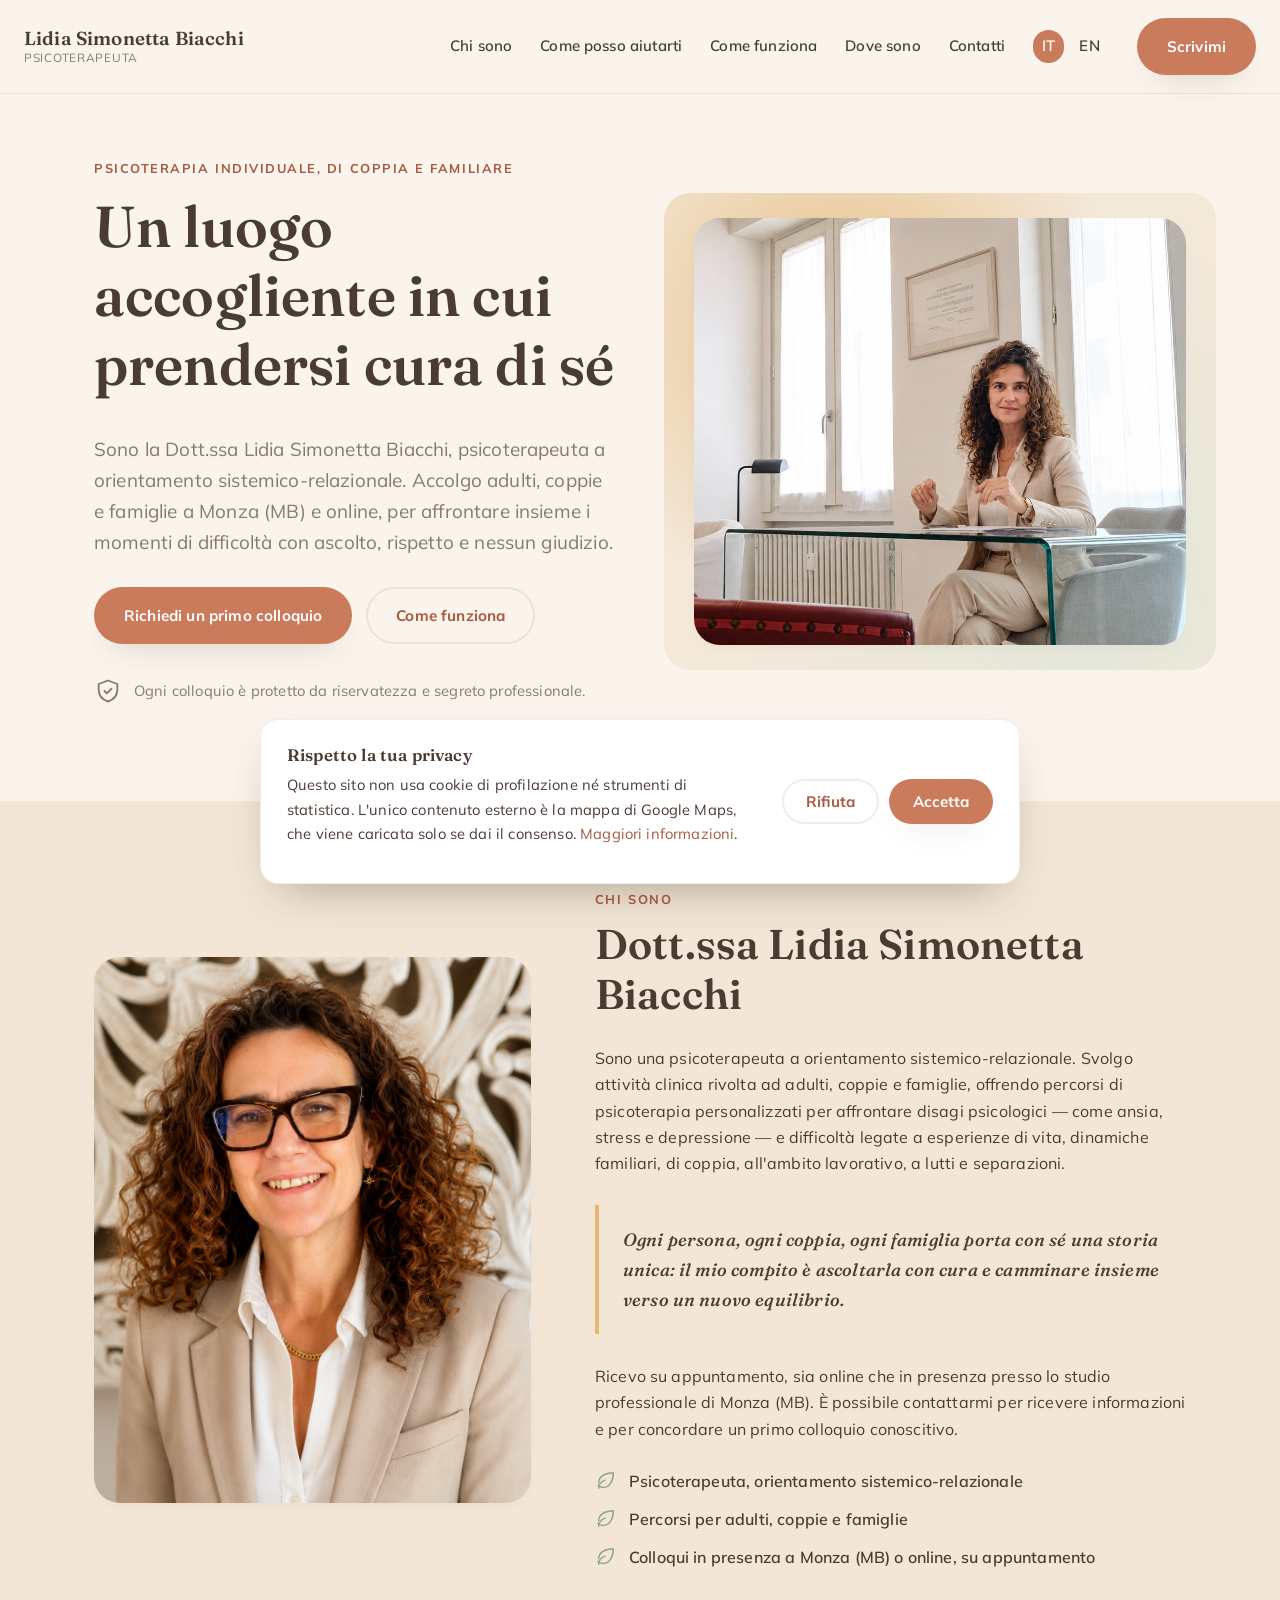
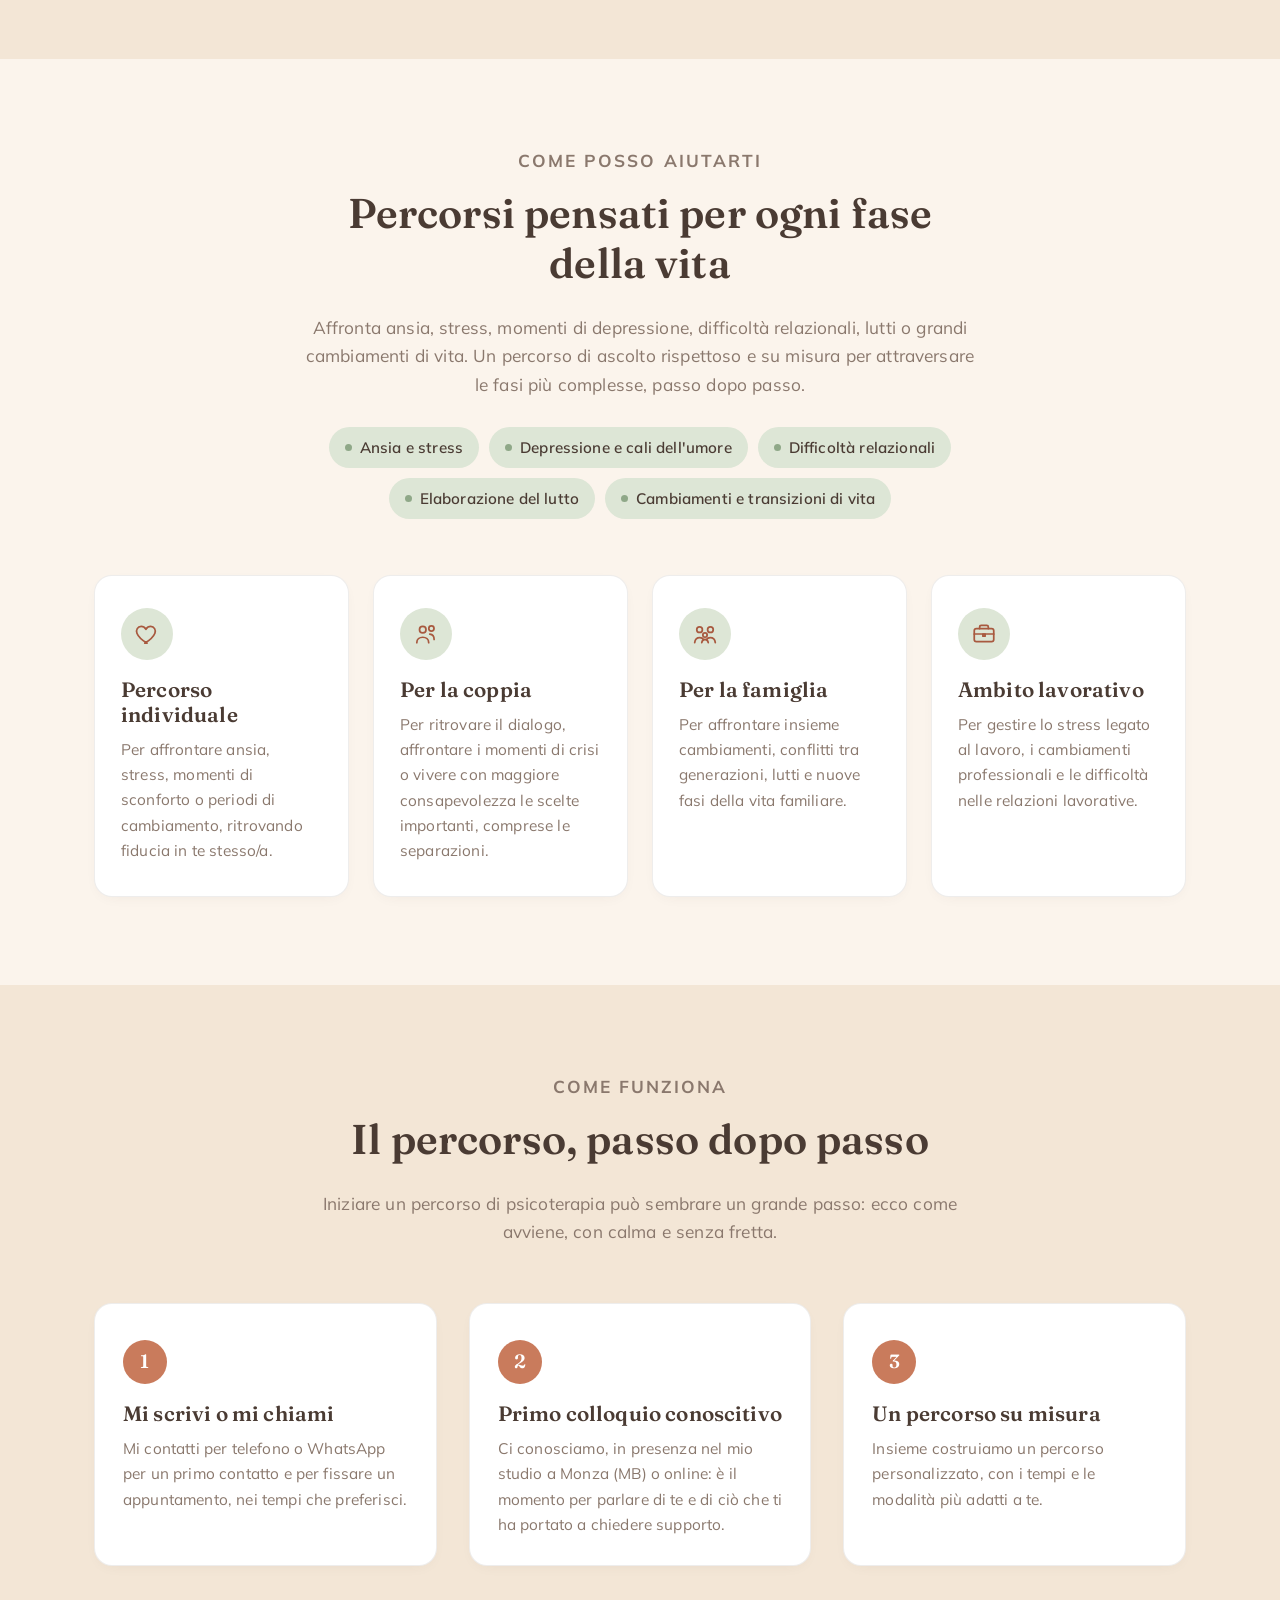
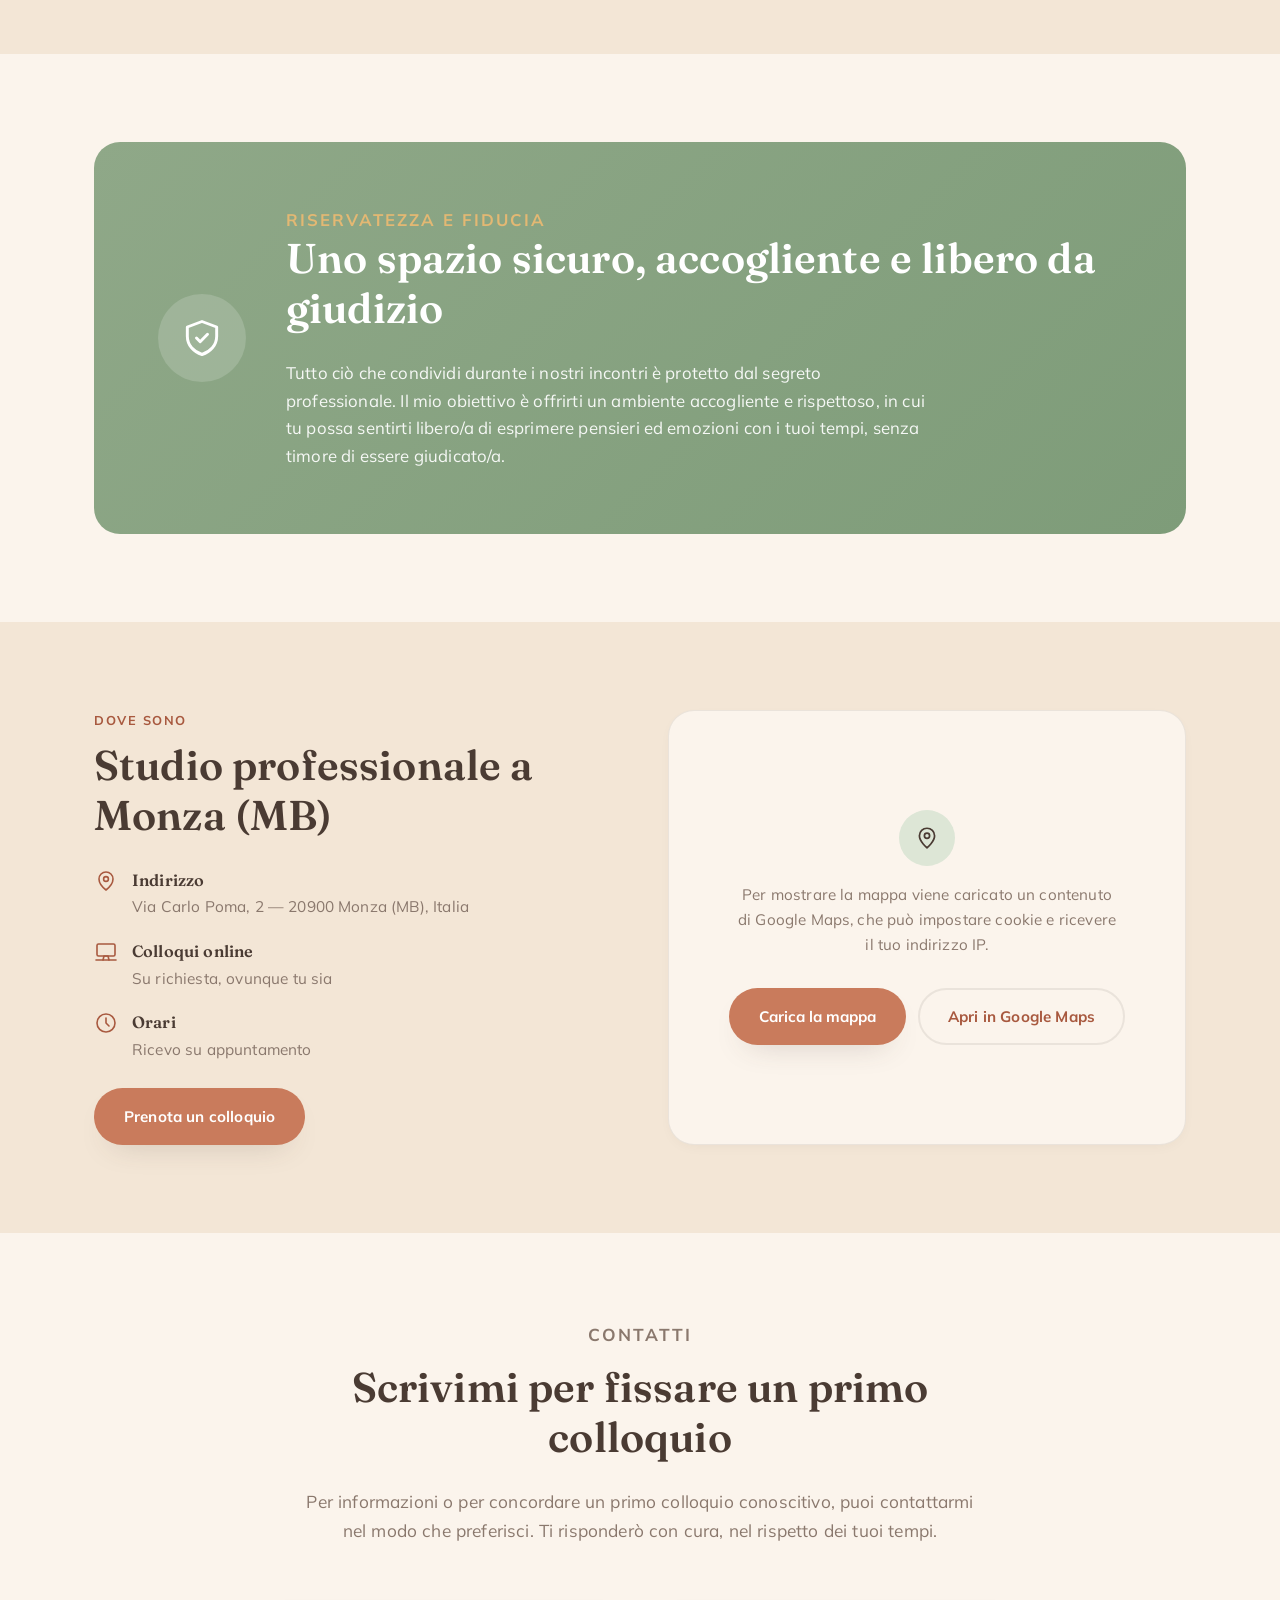
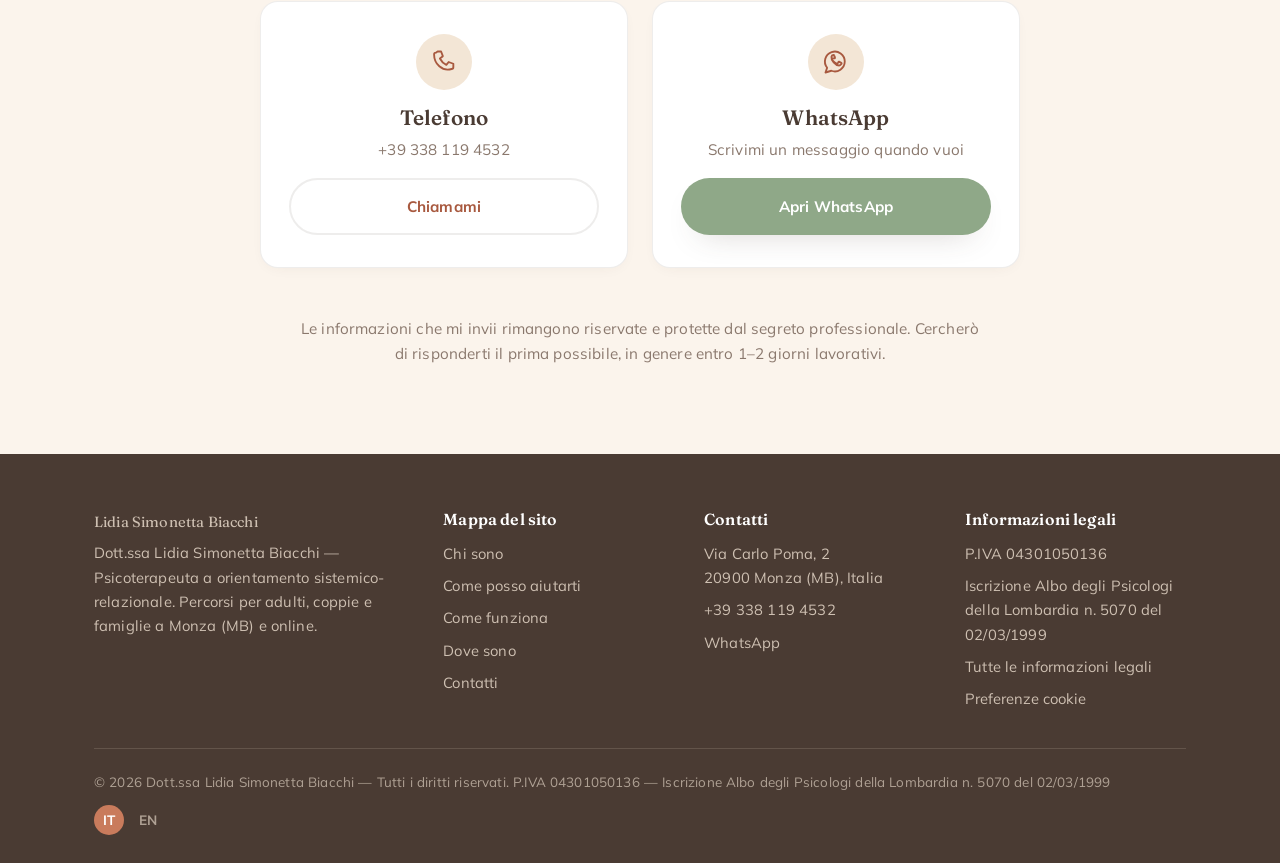
<file: index.html>
<!DOCTYPE html>
<html lang="it">
<head>
  <meta charset="UTF-8">
  <meta name="viewport" content="width=device-width, initial-scale=1.0">
  <title>Psicoterapia Lidia Simonetta Biacchi — Psicoterapeuta a Monza (MB) e online</title>
  <meta name="description" content="Dott.ssa Lidia Simonetta Biacchi, psicoterapeuta a orientamento sistemico-relazionale. Percorsi per adulti, coppie e famiglie a Monza (MB) e online, su appuntamento.">

  <meta property="og:type" content="website">
  <meta property="og:locale" content="it_IT">
  <meta property="og:title" content="Psicoterapia Lidia Simonetta Biacchi — Psicoterapeuta a Monza (MB) e online">
  <meta property="og:description" content="Dott.ssa Lidia Simonetta Biacchi, psicoterapeuta a orientamento sistemico-relazionale. Percorsi per adulti, coppie e famiglie a Monza (MB) e online, su appuntamento.">
  <meta property="og:url" content="https://lidiasimonettapsicoterapeuta.it/">
  <meta property="og:image" content="https://lidiasimonettapsicoterapeuta.it/assets/img/og-image.jpg">
  <meta property="og:image:width" content="1200">
  <meta property="og:image:height" content="630">
  <meta property="og:image:alt" content="Psicoterapia Lidia Simonetta Biacchi — Dott.ssa Lidia Simonetta Biacchi">
  <meta name="twitter:card" content="summary_large_image">
  <meta name="twitter:title" content="Psicoterapia Lidia Simonetta Biacchi — Psicoterapeuta a Monza (MB) e online">
  <meta name="twitter:description" content="Dott.ssa Lidia Simonetta Biacchi, psicoterapeuta a orientamento sistemico-relazionale. Percorsi per adulti, coppie e famiglie a Monza (MB) e online, su appuntamento.">
  <meta name="twitter:image" content="https://lidiasimonettapsicoterapeuta.it/assets/img/og-image.jpg">

  <link rel="icon" type="image/svg+xml" href="assets/img/favicon.svg">
  <link rel="alternate" hreflang="en" href="en/index.html">
  <link rel="stylesheet" href="assets/css/fonts.css">
  <link rel="stylesheet" href="assets/css/style.css">
</head>
<body>
  <a class="skip-link" href="#main">Vai al contenuto principale</a>

  <header class="site-header">
    <div class="nav-wrap">
      <a class="logo" href="#top">
        Lidia Simonetta Biacchi
        <span>Psicoterapeuta</span>
      </a>

      <button class="nav-toggle" aria-label="Apri il menu" aria-expanded="false" aria-controls="main-nav">
        <span></span>
        <span></span>
        <span></span>
      </button>

      <nav class="main-nav" id="main-nav" aria-label="Navigazione principale">
        <a href="#about">Chi sono</a>
        <a href="#services">Come posso aiutarti</a>
        <a href="#how-it-works">Come funziona</a>
        <a href="#location">Dove sono</a>
        <a href="#contact">Contatti</a>
        <div class="lang-switch" aria-label="Cambia lingua">
          <a href="index.html" class="active" aria-current="page">IT</a>
          <a href="en/index.html">EN</a>
        </div>
        <a class="btn btn-primary" href="#contact">Scrivimi</a>
      </nav>
    </div>
  </header>

  <main id="main">
    <!-- HERO -->
    <section id="top" class="hero">
      <div class="container hero-grid">
        <div class="hero-copy">
          <p class="eyebrow">Psicoterapia individuale, di coppia e familiare</p>
          <h1>Un luogo accogliente in cui prendersi cura di sé</h1>
          <p class="lead">
            Sono la Dott.ssa Lidia Simonetta Biacchi, psicoterapeuta a
            orientamento sistemico-relazionale. Accolgo adulti, coppie e
            famiglie a Monza (MB) e online, per affrontare insieme i
            momenti di difficoltà con ascolto, rispetto e nessun giudizio.
          </p>
          <div class="hero-actions">
            <a class="btn btn-primary" href="#contact">Richiedi un primo colloquio</a>
            <a class="btn btn-secondary" href="#how-it-works">Come funziona</a>
          </div>
          <div class="hero-trust">
            <svg viewBox="0 0 24 24" fill="none" stroke="currentColor" stroke-width="1.6" stroke-linecap="round" stroke-linejoin="round" aria-hidden="true">
              <path d="M12 3 4 6v5c0 5 3.5 8.5 8 10 4.5-1.5 8-5 8-10V6z"/>
              <path d="m9 12 2 2 4-4"/>
            </svg>
            <span>Ogni colloquio è protetto da riservatezza e segreto professionale.</span>
          </div>
        </div>
        <div class="hero-art">
          <div class="blob" aria-hidden="true"></div>
          <img src="assets/img/hero-lidia-studio.jpg" alt="La Dott.ssa Lidia Simonetta Biacchi seduta alla scrivania nel suo studio di psicoterapia">
        </div>
      </div>
    </section>

    <!-- CHI SONO -->
    <section id="about" class="alt">
      <div class="container about-grid reveal">
        <img class="photo" src="assets/img/ritratto-lidia.jpg" alt="Ritratto della Dott.ssa Lidia Simonetta Biacchi, psicoterapeuta">
        <div>
          <p class="eyebrow">Chi sono</p>
          <h2>Dott.ssa Lidia Simonetta Biacchi</h2>
          <p>
            Sono una psicoterapeuta a orientamento sistemico-relazionale.
            Svolgo attività clinica rivolta ad adulti, coppie e famiglie,
            offrendo percorsi di psicoterapia personalizzati per affrontare
            disagi psicologici — come ansia, stress e depressione — e
            difficoltà legate a esperienze di vita, dinamiche familiari, di
            coppia, all'ambito lavorativo, a lutti e separazioni.
          </p>
          <blockquote class="about-quote">
            Ogni persona, ogni coppia, ogni famiglia porta con sé una storia
            unica: il mio compito è ascoltarla con cura e camminare insieme
            verso un nuovo equilibrio.
          </blockquote>
          <p>
            Ricevo su appuntamento, sia online che in presenza presso lo
            studio professionale di Monza (MB). È possibile contattarmi
            per ricevere informazioni e per concordare un primo colloquio
            conoscitivo.
          </p>
          <ul class="credentials">
            <li>
              <svg viewBox="0 0 24 24" fill="none" stroke="currentColor" stroke-width="1.6" stroke-linecap="round" stroke-linejoin="round" aria-hidden="true">
                <path d="M4 14C4 7 11 3 20 3c0 9-4 16-11 16-2.5 0-4.5-.7-5.8-2"/>
                <path d="M4 20c0-4 3-7.5 7-9"/>
              </svg>
              Psicoterapeuta, orientamento sistemico-relazionale
            </li>
            <li>
              <svg viewBox="0 0 24 24" fill="none" stroke="currentColor" stroke-width="1.6" stroke-linecap="round" stroke-linejoin="round" aria-hidden="true">
                <path d="M4 14C4 7 11 3 20 3c0 9-4 16-11 16-2.5 0-4.5-.7-5.8-2"/>
                <path d="M4 20c0-4 3-7.5 7-9"/>
              </svg>
              Percorsi per adulti, coppie e famiglie
            </li>
            <li>
              <svg viewBox="0 0 24 24" fill="none" stroke="currentColor" stroke-width="1.6" stroke-linecap="round" stroke-linejoin="round" aria-hidden="true">
                <path d="M4 14C4 7 11 3 20 3c0 9-4 16-11 16-2.5 0-4.5-.7-5.8-2"/>
                <path d="M4 20c0-4 3-7.5 7-9"/>
              </svg>
              Colloqui in presenza a Monza (MB) o online, su appuntamento
            </li>
          </ul>
        </div>
      </div>
    </section>

    <!-- COME POSSO AIUTARTI -->
    <section id="services">
      <div class="container">
        <div class="section-head reveal">
          <p class="eyebrow">Come posso aiutarti</p>
          <h2>Percorsi pensati per ogni fase della vita</h2>
          <p>
            Affronta ansia, stress, momenti di depressione, difficoltà
            relazionali, lutti o grandi cambiamenti di vita. Un percorso di
            ascolto rispettoso e su misura per attraversare le fasi più
            complesse, passo dopo passo.
          </p>
          <ul class="focus-tags" aria-label="Aree di intervento">
            <li>Ansia e stress</li>
            <li>Depressione e cali dell'umore</li>
            <li>Difficoltà relazionali</li>
            <li>Elaborazione del lutto</li>
            <li>Cambiamenti e transizioni di vita</li>
          </ul>
        </div>
        <div class="services-grid reveal">
          <div class="service-card">
            <div class="icon-wrap">
              <svg viewBox="0 0 24 24" fill="none" stroke="currentColor" stroke-width="1.6" stroke-linecap="round" stroke-linejoin="round" aria-hidden="true">
                <path d="M12 20.5s-7.5-4.6-9.3-9.2C1.6 8.3 3.3 5 6.6 5c2 0 3.5 1.2 4.4 2.6C11.9 6.2 13.4 5 15.4 5c3.3 0 5 3.3 3.9 6.3-1.8 4.6-9.3 9.2-9.3 9.2z"/>
              </svg>
            </div>
            <h3>Percorso individuale</h3>
            <p>
              Per affrontare ansia, stress, momenti di sconforto o periodi
              di cambiamento, ritrovando fiducia in te stesso/a.
            </p>
          </div>
          <div class="service-card">
            <div class="icon-wrap">
              <svg viewBox="0 0 24 24" fill="none" stroke="currentColor" stroke-width="1.6" stroke-linecap="round" stroke-linejoin="round" aria-hidden="true">
                <circle cx="9" cy="8" r="3"/>
                <path d="M3.5 20c0-3 2.5-5 5.5-5s5.5 2 5.5 5"/>
                <circle cx="17" cy="7" r="2.4"/>
                <path d="M15.5 12.2c2.4.3 4 2.1 4 4.8"/>
              </svg>
            </div>
            <h3>Per la coppia</h3>
            <p>
              Per ritrovare il dialogo, affrontare i momenti di crisi o
              vivere con maggiore consapevolezza le scelte importanti,
              comprese le separazioni.
            </p>
          </div>
          <div class="service-card">
            <div class="icon-wrap">
              <svg viewBox="0 0 24 24" fill="none" stroke="currentColor" stroke-width="1.6" stroke-linecap="round" stroke-linejoin="round" aria-hidden="true">
                <circle cx="7" cy="8" r="2.6"/>
                <circle cx="17" cy="8" r="2.6"/>
                <circle cx="12" cy="13" r="2"/>
                <path d="M2.5 20c.3-2.8 2.2-4.6 4.7-4.6 1.5 0 2.8.7 3.6 1.9"/>
                <path d="M21.5 20c-.3-2.8-2.2-4.6-4.7-4.6-1.5 0-2.8.7-3.6 1.9"/>
                <path d="M9 20c.3-1.8 1.5-3 3-3s2.7 1.2 3 3"/>
              </svg>
            </div>
            <h3>Per la famiglia</h3>
            <p>
              Per affrontare insieme cambiamenti, conflitti tra generazioni,
              lutti e nuove fasi della vita familiare.
            </p>
          </div>
          <div class="service-card">
            <div class="icon-wrap">
              <svg viewBox="0 0 24 24" fill="none" stroke="currentColor" stroke-width="1.6" stroke-linecap="round" stroke-linejoin="round" aria-hidden="true">
                <rect x="3" y="7" width="18" height="12" rx="2"/>
                <path d="M8 7V5.5A1.5 1.5 0 0 1 9.5 4h5A1.5 1.5 0 0 1 16 5.5V7"/>
                <path d="M3 12h18"/>
                <path d="M11 12h2v2h-2z"/>
              </svg>
            </div>
            <h3>Ambito lavorativo</h3>
            <p>
              Per gestire lo stress legato al lavoro, i cambiamenti
              professionali e le difficoltà nelle relazioni lavorative.
            </p>
          </div>
        </div>
      </div>
    </section>

    <!-- COME FUNZIONA -->
    <section id="how-it-works" class="alt">
      <div class="container">
        <div class="section-head reveal">
          <p class="eyebrow">Come funziona</p>
          <h2>Il percorso, passo dopo passo</h2>
          <p>
            Iniziare un percorso di psicoterapia può sembrare un grande
            passo: ecco come avviene, con calma e senza fretta.
          </p>
        </div>
        <div class="steps reveal">
          <div class="step">
            <span class="step-number">1</span>
            <h3>Mi scrivi o mi chiami</h3>
            <p>
              Mi contatti per telefono o WhatsApp per un primo
              contatto e per fissare un appuntamento, nei tempi che
              preferisci.
            </p>
          </div>
          <div class="step">
            <span class="step-number">2</span>
            <h3>Primo colloquio conoscitivo</h3>
            <p>
              Ci conosciamo, in presenza nel mio studio a Monza (MB) o
              online: è il momento per parlare di te e di ciò che ti ha
              portato a chiedere supporto.
            </p>
          </div>
          <div class="step">
            <span class="step-number">3</span>
            <h3>Un percorso su misura</h3>
            <p>
              Insieme costruiamo un percorso personalizzato, con i tempi e
              le modalità più adatti a te.
            </p>
          </div>
        </div>
      </div>
    </section>

    <!-- SPAZIO SICURO -->
    <section id="safe-space">
      <div class="container">
        <div class="safe-space reveal">
          <div class="icon-wrap">
            <svg viewBox="0 0 24 24" fill="none" stroke="currentColor" stroke-width="1.6" stroke-linecap="round" stroke-linejoin="round" aria-hidden="true">
              <path d="M12 3 4 6v5c0 5 3.5 8.5 8 10 4.5-1.5 8-5 8-10V6z"/>
              <path d="m9 12 2 2 4-4"/>
            </svg>
          </div>
          <div>
            <p class="eyebrow">Riservatezza e fiducia</p>
            <h2>Uno spazio sicuro, accogliente e libero da giudizio</h2>
            <p>
              Tutto ciò che condividi durante i nostri incontri è protetto
              dal segreto professionale. Il mio obiettivo è offrirti un
              ambiente accogliente e rispettoso, in cui tu possa sentirti
              libero/a di esprimere pensieri ed emozioni con i tuoi tempi,
              senza timore di essere giudicato/a.
            </p>
          </div>
        </div>
      </div>
    </section>

    <!-- DOVE SONO -->
    <section id="location" class="alt">
      <div class="container location-grid">
        <div class="reveal">
          <p class="eyebrow">Dove sono</p>
          <h2>Studio professionale a Monza (MB)</h2>
          <ul class="location-list">
            <li>
              <svg viewBox="0 0 24 24" fill="none" stroke="currentColor" stroke-width="1.6" stroke-linecap="round" stroke-linejoin="round" aria-hidden="true">
                <path d="M12 21s-7-5.5-7-11a7 7 0 0 1 14 0c0 5.5-7 11-7 11Z"/>
                <circle cx="12" cy="10" r="2.4"/>
              </svg>
              <div>
                <strong>Indirizzo</strong>
                <span>Via Carlo Poma, 2 — 20900 Monza (MB), Italia</span>
              </div>
            </li>
            <li>
              <svg viewBox="0 0 24 24" fill="none" stroke="currentColor" stroke-width="1.6" stroke-linecap="round" stroke-linejoin="round" aria-hidden="true">
                <rect x="3" y="4" width="18" height="12" rx="1.5"/>
                <path d="M2 20h20"/>
                <path d="M9 20l1-4h4l1 4"/>
              </svg>
              <div>
                <strong>Colloqui online</strong>
                <span>Su richiesta, ovunque tu sia</span>
              </div>
            </li>
            <li>
              <svg viewBox="0 0 24 24" fill="none" stroke="currentColor" stroke-width="1.6" stroke-linecap="round" stroke-linejoin="round" aria-hidden="true">
                <circle cx="12" cy="12" r="9"/>
                <path d="M12 7v5l3 3"/>
              </svg>
              <div>
                <strong>Orari</strong>
                <span>Ricevo su appuntamento</span>
              </div>
            </li>
          </ul>
          <a class="btn btn-primary" href="#contact">Prenota un colloquio</a>
        </div>
        <div class="map-frame map-consent reveal" data-map-src="https://www.google.com/maps?q=Via+Carlo+Poma+2+20900+Monza+MB+Italia&output=embed" data-map-title="Mappa: Via Carlo Poma 2, Monza (MB)">
          <span class="icon-wrap" aria-hidden="true">
            <svg viewBox="0 0 24 24" fill="none" stroke="currentColor" stroke-width="1.6" stroke-linecap="round" stroke-linejoin="round">
              <path d="M12 21s-7-5.5-7-11a7 7 0 0 1 14 0c0 5.5-7 11-7 11Z"/>
              <circle cx="12" cy="10" r="2.4"/>
            </svg>
          </span>
          <p>Per mostrare la mappa viene caricato un contenuto di Google Maps, che può impostare cookie e ricevere il tuo indirizzo IP.</p>
          <div class="map-consent-actions">
            <button type="button" class="btn btn-primary" data-consent-accept>Carica la mappa</button>
            <a class="btn btn-secondary" href="https://www.google.com/maps/search/?api=1&amp;query=Via+Carlo+Poma+2+20900+Monza+MB+Italia" target="_blank" rel="noopener">Apri in Google Maps</a>
          </div>
        </div>
      </div>
    </section>

    <!-- CONTATTI -->
    <section id="contact">
      <div class="container">
        <div class="section-head reveal">
          <p class="eyebrow">Contatti</p>
          <h2>Scrivimi per fissare un primo colloquio</h2>
          <p>
            Per informazioni o per concordare un primo colloquio
            conoscitivo, puoi contattarmi nel modo che preferisci. Ti
            risponderò con cura, nel rispetto dei tuoi tempi.
          </p>
        </div>
        <div class="contact-grid reveal">
          <div class="contact-card">
            <div class="icon-wrap">
              <svg viewBox="0 0 24 24" fill="none" stroke="currentColor" stroke-width="1.6" stroke-linecap="round" stroke-linejoin="round" aria-hidden="true">
                <path d="M6.5 3h3l1.5 4-2.5 2a12 12 0 0 0 5.5 5.5l2-2.5 4 1.5v3a1.5 1.5 0 0 1-1.5 1.5C10.5 20.5 3.5 13.5 3.5 5.5A1.5 1.5 0 0 1 5 4Z"/>
              </svg>
            </div>
            <h3>Telefono</h3>
            <p>+39 338 119 4532</p>
            <a class="btn btn-secondary btn-block" href="tel:+393381194532">Chiamami</a>
          </div>
          <div class="contact-card">
            <div class="icon-wrap">
              <svg viewBox="0 0 24 24" fill="none" stroke="currentColor" stroke-width="1.6" stroke-linecap="round" stroke-linejoin="round" aria-hidden="true">
                <path d="M3 21l1.4-4.1A8.5 8.5 0 1 1 8 19.5Z"/>
                <path d="M8.7 8.7c-.2.6 0 1.5.9 2.6 1 1.2 1.9 1.8 2.7 2 .5.2 1-.1 1.4-.6l.4-.6c.2-.3.6-.4.9-.2l1.5.8c.3.2.4.6.2.9-.4.7-1.1 1.4-2 1.4-1.5 0-3.4-1-4.7-2.6-1.4-1.6-2.1-3.4-1.9-4.8.1-.9.9-1.5 1.7-1.6.3 0 .6.2.7.5l.6 1.6c.1.3 0 .6-.2.8Z"/>
              </svg>
            </div>
            <h3>WhatsApp</h3>
            <p>Scrivimi un messaggio quando vuoi</p>
            <a class="btn btn-whatsapp btn-block" href="https://wa.me/393381194532" target="_blank" rel="noopener">Apri WhatsApp</a>
          </div>
        </div>
        <p class="contact-note">
          Le informazioni che mi invii rimangono riservate e protette dal
          segreto professionale. Cercherò di risponderti il prima
          possibile, in genere entro 1–2 giorni lavorativi.
        </p>
      </div>
    </section>
  </main>

  <footer class="site-footer">
    <div class="container">
      <div class="footer-grid">
        <div>
          <p class="footer-logo">Lidia Simonetta Biacchi</p>
          <p>
            Dott.ssa Lidia Simonetta Biacchi — Psicoterapeuta a orientamento
            sistemico-relazionale. Percorsi per adulti, coppie e famiglie a
            Monza (MB) e online.
          </p>
        </div>
        <div>
          <h4>Mappa del sito</h4>
          <ul>
            <li><a href="#about">Chi sono</a></li>
            <li><a href="#services">Come posso aiutarti</a></li>
            <li><a href="#how-it-works">Come funziona</a></li>
            <li><a href="#location">Dove sono</a></li>
            <li><a href="#contact">Contatti</a></li>
          </ul>
        </div>
        <div>
          <h4>Contatti</h4>
          <ul>
            <li>Via Carlo Poma, 2<br>20900 Monza (MB), Italia</li>
            <li><a href="tel:+393381194532">+39 338 119 4532</a></li>
            <li><a href="https://wa.me/393381194532" target="_blank" rel="noopener">WhatsApp</a></li>
          </ul>
        </div>
        <div>
          <h4>Informazioni legali</h4>
          <ul>
            <li>P.IVA 04301050136</li>
            <li>Iscrizione Albo degli Psicologi<br>della Lombardia n. 5070 del 02/03/1999</li>
            <li><a href="informazioni-legali.html">Tutte le informazioni legali</a></li>
            <li><button type="button" class="link-button" data-cookie-settings>Preferenze cookie</button></li>
          </ul>
        </div>
      </div>
      <div class="footer-bottom">
        <span>&copy; <span data-year>2026</span> Dott.ssa Lidia Simonetta Biacchi — Tutti i diritti riservati. P.IVA 04301050136 — Iscrizione Albo degli Psicologi della Lombardia n. 5070 del 02/03/1999</span>
        <div class="lang-switch">
          <a href="index.html" class="active" aria-current="page">IT</a>
          <a href="en/index.html">EN</a>
        </div>
      </div>
    </div>
  </footer>

  <div class="cookie-banner" role="region" aria-label="Informativa sui cookie" data-cookie-banner hidden>
    <p class="cookie-banner-text">
      <strong>Rispetto la tua privacy</strong>
      Questo sito non usa cookie di profilazione né strumenti di statistica. L'unico contenuto esterno è la mappa di Google Maps, che viene caricata solo se dai il consenso. <a href="informazioni-legali.html#cookie">Maggiori informazioni</a>.
    </p>
    <div class="cookie-banner-actions">
      <button type="button" class="btn btn-secondary" data-consent-reject>Rifiuta</button>
      <button type="button" class="btn btn-primary" data-consent-accept>Accetta</button>
    </div>
  </div>

  <script src="assets/js/main.js"></script>
</body>
</html>
</file>
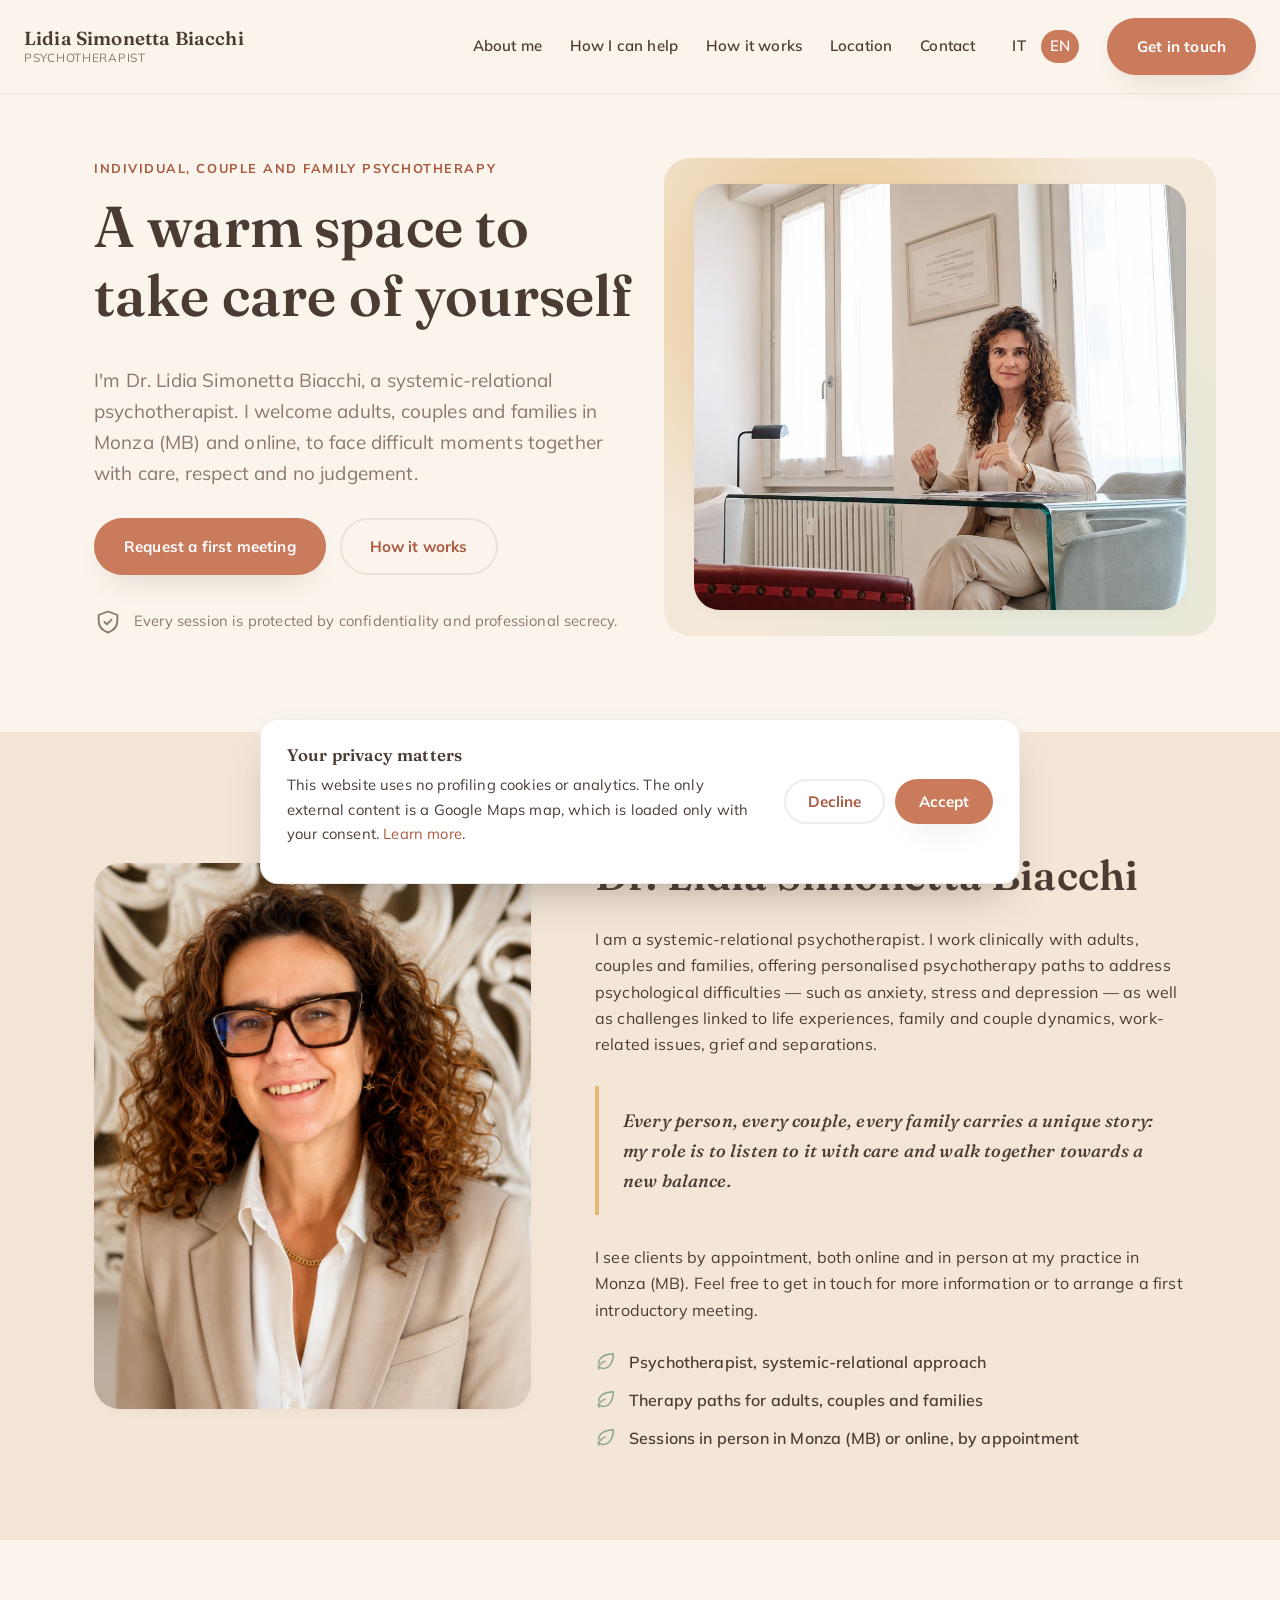
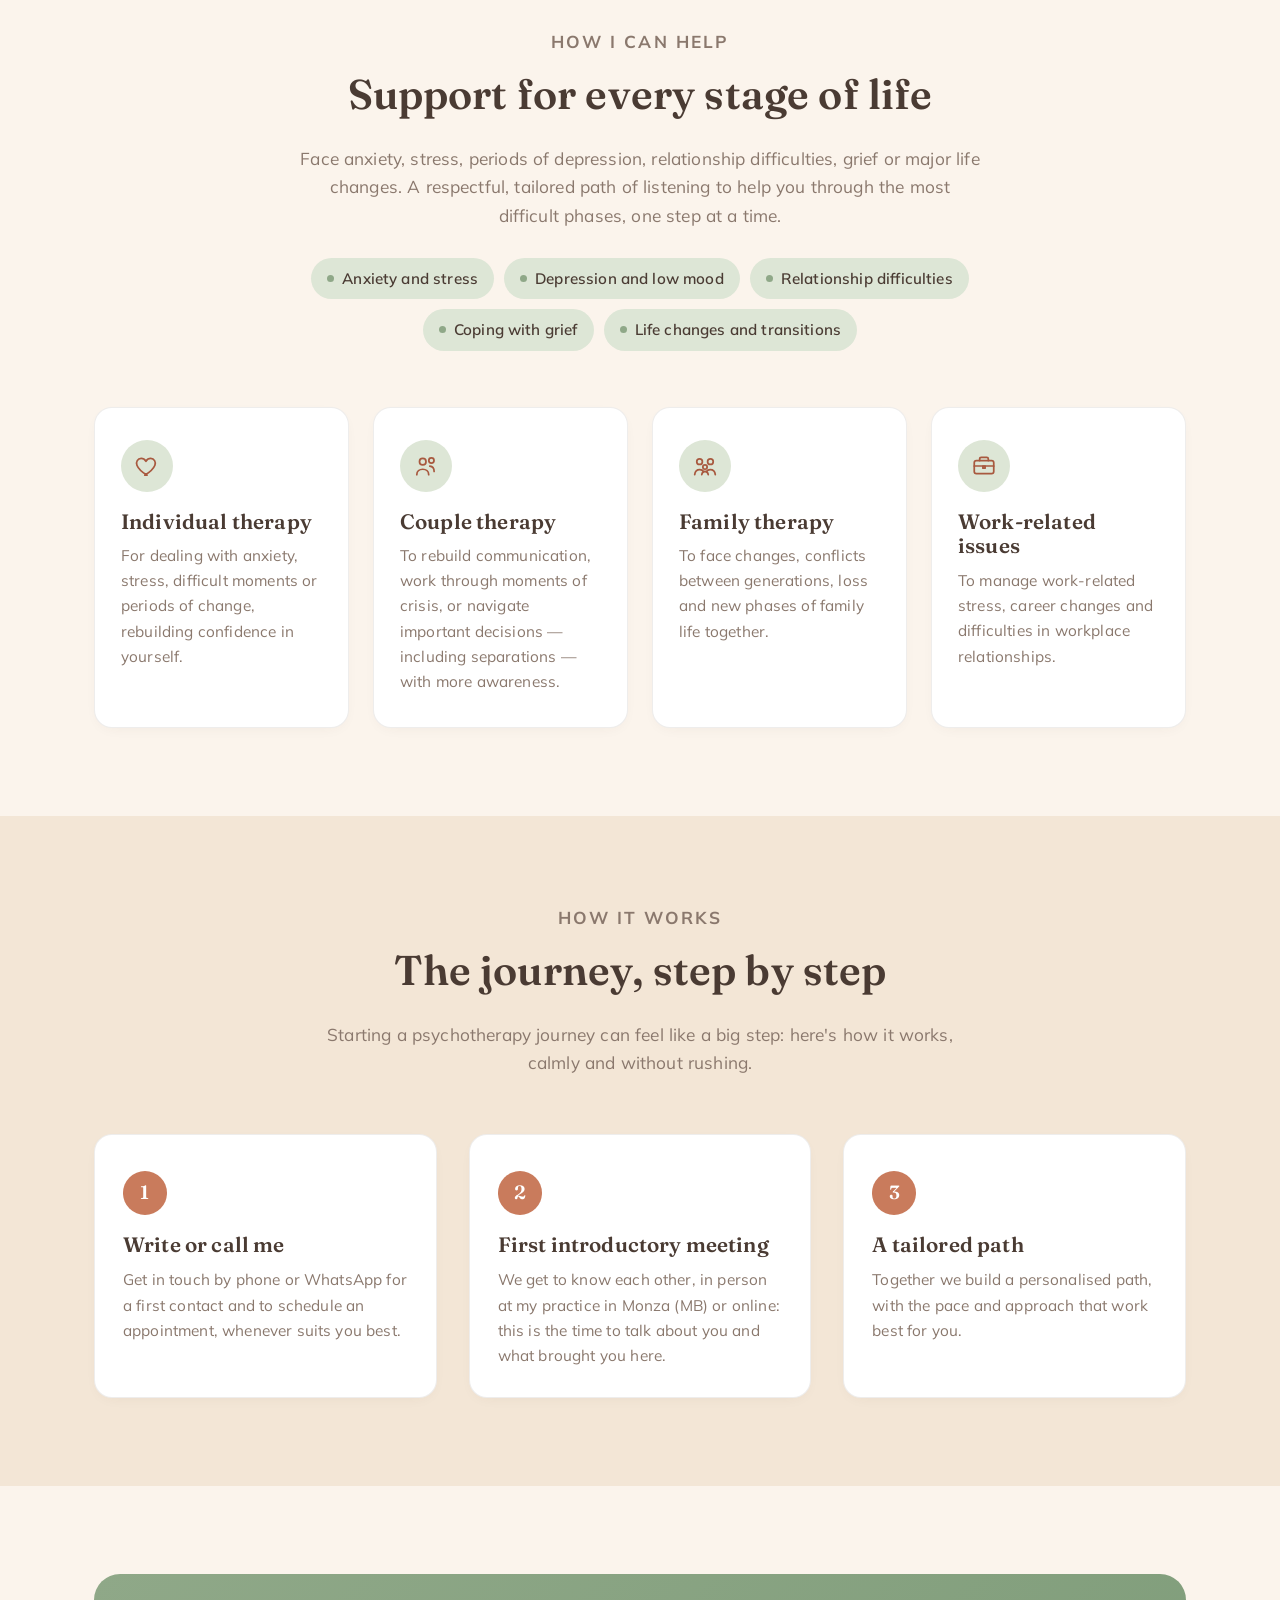
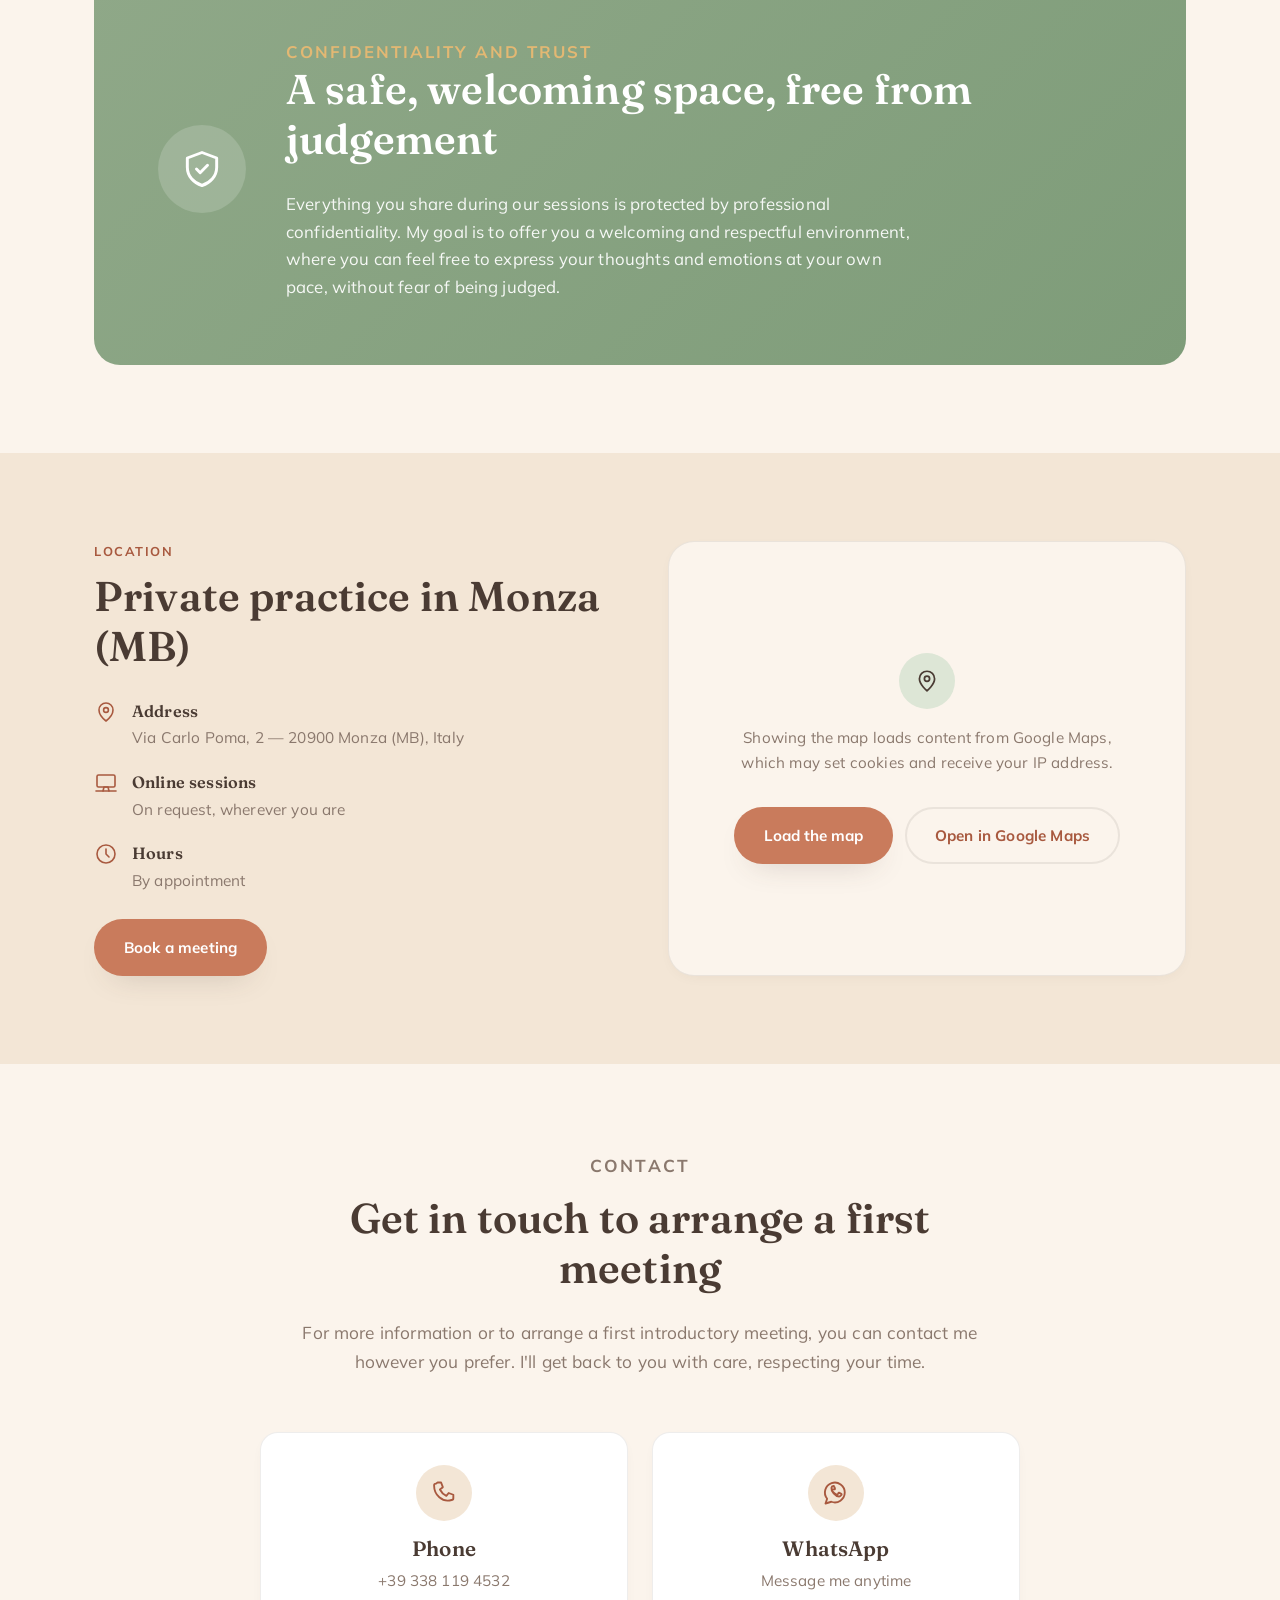
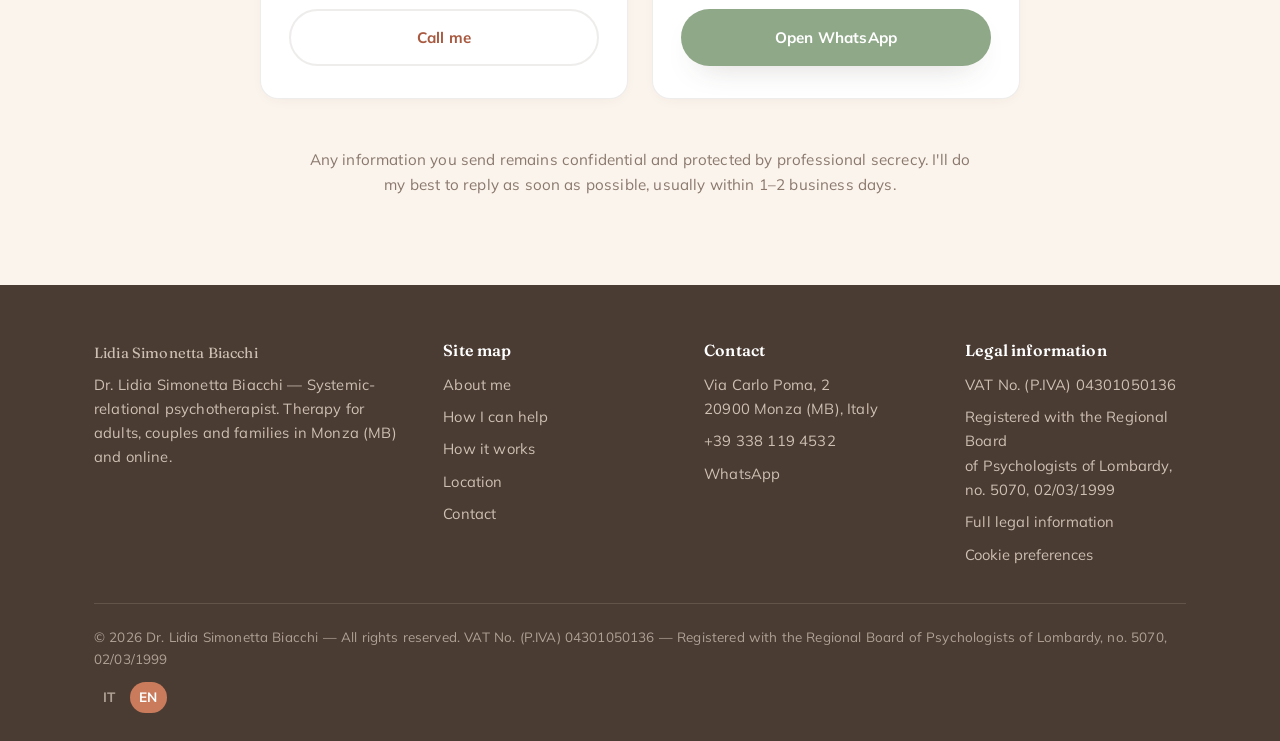
<file: en/index.html>
<!DOCTYPE html>
<html lang="en">
<head>
  <meta charset="UTF-8">
  <meta name="viewport" content="width=device-width, initial-scale=1.0">
  <title>Psicoterapia Lidia Simonetta Biacchi — Psychotherapist in Monza (MB) and online</title>
  <meta name="description" content="Dr. Lidia Simonetta Biacchi, systemic-relational psychotherapist. Therapy for adults, couples and families in Monza (MB) and online, by appointment.">

  <meta property="og:type" content="website">
  <meta property="og:locale" content="en_US">
  <meta property="og:title" content="Psicoterapia Lidia Simonetta Biacchi — Psychotherapist in Monza (MB) and online">
  <meta property="og:description" content="Dr. Lidia Simonetta Biacchi, systemic-relational psychotherapist. Therapy for adults, couples and families in Monza (MB) and online, by appointment.">
  <meta property="og:url" content="https://lidiasimonettapsicoterapeuta.it/en/">
  <meta property="og:image" content="https://lidiasimonettapsicoterapeuta.it/assets/img/og-image.jpg">
  <meta property="og:image:width" content="1200">
  <meta property="og:image:height" content="630">
  <meta property="og:image:alt" content="Psicoterapia Lidia Simonetta Biacchi — Dr. Lidia Simonetta Biacchi">
  <meta name="twitter:card" content="summary_large_image">
  <meta name="twitter:title" content="Psicoterapia Lidia Simonetta Biacchi — Psychotherapist in Monza (MB) and online">
  <meta name="twitter:description" content="Dr. Lidia Simonetta Biacchi, systemic-relational psychotherapist. Therapy for adults, couples and families in Monza (MB) and online, by appointment.">
  <meta name="twitter:image" content="https://lidiasimonettapsicoterapeuta.it/assets/img/og-image.jpg">

  <link rel="icon" type="image/svg+xml" href="../assets/img/favicon.svg">
  <link rel="alternate" hreflang="it" href="../index.html">
  <link rel="stylesheet" href="../assets/css/fonts.css">
  <link rel="stylesheet" href="../assets/css/style.css">
</head>
<body>
  <a class="skip-link" href="#main">Skip to main content</a>

  <header class="site-header">
    <div class="nav-wrap">
      <a class="logo" href="#top">
        Lidia Simonetta Biacchi
        <span>Psychotherapist</span>
      </a>

      <button class="nav-toggle" aria-label="Open menu" aria-expanded="false" aria-controls="main-nav">
        <span></span>
        <span></span>
        <span></span>
      </button>

      <nav class="main-nav" id="main-nav" aria-label="Main navigation">
        <a href="#about">About me</a>
        <a href="#services">How I can help</a>
        <a href="#how-it-works">How it works</a>
        <a href="#location">Location</a>
        <a href="#contact">Contact</a>
        <div class="lang-switch" aria-label="Change language">
          <a href="../index.html">IT</a>
          <a href="index.html" class="active" aria-current="page">EN</a>
        </div>
        <a class="btn btn-primary" href="#contact">Get in touch</a>
      </nav>
    </div>
  </header>

  <main id="main">
    <!-- HERO -->
    <section id="top" class="hero">
      <div class="container hero-grid">
        <div class="hero-copy">
          <p class="eyebrow">Individual, couple and family psychotherapy</p>
          <h1>A warm space to take care of yourself</h1>
          <p class="lead">
            I'm Dr. Lidia Simonetta Biacchi, a systemic-relational
            psychotherapist. I welcome adults, couples and families in
            Monza (MB) and online, to face difficult moments together
            with care, respect and no judgement.
          </p>
          <div class="hero-actions">
            <a class="btn btn-primary" href="#contact">Request a first meeting</a>
            <a class="btn btn-secondary" href="#how-it-works">How it works</a>
          </div>
          <div class="hero-trust">
            <svg viewBox="0 0 24 24" fill="none" stroke="currentColor" stroke-width="1.6" stroke-linecap="round" stroke-linejoin="round" aria-hidden="true">
              <path d="M12 3 4 6v5c0 5 3.5 8.5 8 10 4.5-1.5 8-5 8-10V6z"/>
              <path d="m9 12 2 2 4-4"/>
            </svg>
            <span>Every session is protected by confidentiality and professional secrecy.</span>
          </div>
        </div>
        <div class="hero-art">
          <div class="blob" aria-hidden="true"></div>
          <img src="../assets/img/hero-lidia-studio.jpg" alt="Dr. Lidia Simonetta Biacchi sitting at the desk in her psychotherapy practice">
        </div>
      </div>
    </section>

    <!-- ABOUT -->
    <section id="about" class="alt">
      <div class="container about-grid reveal">
        <img class="photo" src="../assets/img/ritratto-lidia.jpg" alt="Portrait of Dr. Lidia Simonetta Biacchi, psychotherapist">
        <div>
          <p class="eyebrow">About me</p>
          <h2>Dr. Lidia Simonetta Biacchi</h2>
          <p>
            I am a systemic-relational psychotherapist. I work clinically
            with adults, couples and families, offering personalised
            psychotherapy paths to address psychological difficulties —
            such as anxiety, stress and depression — as well as challenges
            linked to life experiences, family and couple dynamics,
            work-related issues, grief and separations.
          </p>
          <blockquote class="about-quote">
            Every person, every couple, every family carries a unique
            story: my role is to listen to it with care and walk together
            towards a new balance.
          </blockquote>
          <p>
            I see clients by appointment, both online and in person at my
            practice in Monza (MB). Feel free to get in touch for more
            information or to arrange a first introductory meeting.
          </p>
          <ul class="credentials">
            <li>
              <svg viewBox="0 0 24 24" fill="none" stroke="currentColor" stroke-width="1.6" stroke-linecap="round" stroke-linejoin="round" aria-hidden="true">
                <path d="M4 14C4 7 11 3 20 3c0 9-4 16-11 16-2.5 0-4.5-.7-5.8-2"/>
                <path d="M4 20c0-4 3-7.5 7-9"/>
              </svg>
              Psychotherapist, systemic-relational approach
            </li>
            <li>
              <svg viewBox="0 0 24 24" fill="none" stroke="currentColor" stroke-width="1.6" stroke-linecap="round" stroke-linejoin="round" aria-hidden="true">
                <path d="M4 14C4 7 11 3 20 3c0 9-4 16-11 16-2.5 0-4.5-.7-5.8-2"/>
                <path d="M4 20c0-4 3-7.5 7-9"/>
              </svg>
              Therapy paths for adults, couples and families
            </li>
            <li>
              <svg viewBox="0 0 24 24" fill="none" stroke="currentColor" stroke-width="1.6" stroke-linecap="round" stroke-linejoin="round" aria-hidden="true">
                <path d="M4 14C4 7 11 3 20 3c0 9-4 16-11 16-2.5 0-4.5-.7-5.8-2"/>
                <path d="M4 20c0-4 3-7.5 7-9"/>
              </svg>
              Sessions in person in Monza (MB) or online, by appointment
            </li>
          </ul>
        </div>
      </div>
    </section>

    <!-- HOW I CAN HELP -->
    <section id="services">
      <div class="container">
        <div class="section-head reveal">
          <p class="eyebrow">How I can help</p>
          <h2>Support for every stage of life</h2>
          <p>
            Face anxiety, stress, periods of depression, relationship
            difficulties, grief or major life changes. A respectful,
            tailored path of listening to help you through the most
            difficult phases, one step at a time.
          </p>
          <ul class="focus-tags" aria-label="Areas of support">
            <li>Anxiety and stress</li>
            <li>Depression and low mood</li>
            <li>Relationship difficulties</li>
            <li>Coping with grief</li>
            <li>Life changes and transitions</li>
          </ul>
        </div>
        <div class="services-grid reveal">
          <div class="service-card">
            <div class="icon-wrap">
              <svg viewBox="0 0 24 24" fill="none" stroke="currentColor" stroke-width="1.6" stroke-linecap="round" stroke-linejoin="round" aria-hidden="true">
                <path d="M12 20.5s-7.5-4.6-9.3-9.2C1.6 8.3 3.3 5 6.6 5c2 0 3.5 1.2 4.4 2.6C11.9 6.2 13.4 5 15.4 5c3.3 0 5 3.3 3.9 6.3-1.8 4.6-9.3 9.2-9.3 9.2z"/>
              </svg>
            </div>
            <h3>Individual therapy</h3>
            <p>
              For dealing with anxiety, stress, difficult moments or
              periods of change, rebuilding confidence in yourself.
            </p>
          </div>
          <div class="service-card">
            <div class="icon-wrap">
              <svg viewBox="0 0 24 24" fill="none" stroke="currentColor" stroke-width="1.6" stroke-linecap="round" stroke-linejoin="round" aria-hidden="true">
                <circle cx="9" cy="8" r="3"/>
                <path d="M3.5 20c0-3 2.5-5 5.5-5s5.5 2 5.5 5"/>
                <circle cx="17" cy="7" r="2.4"/>
                <path d="M15.5 12.2c2.4.3 4 2.1 4 4.8"/>
              </svg>
            </div>
            <h3>Couple therapy</h3>
            <p>
              To rebuild communication, work through moments of crisis, or
              navigate important decisions — including separations — with
              more awareness.
            </p>
          </div>
          <div class="service-card">
            <div class="icon-wrap">
              <svg viewBox="0 0 24 24" fill="none" stroke="currentColor" stroke-width="1.6" stroke-linecap="round" stroke-linejoin="round" aria-hidden="true">
                <circle cx="7" cy="8" r="2.6"/>
                <circle cx="17" cy="8" r="2.6"/>
                <circle cx="12" cy="13" r="2"/>
                <path d="M2.5 20c.3-2.8 2.2-4.6 4.7-4.6 1.5 0 2.8.7 3.6 1.9"/>
                <path d="M21.5 20c-.3-2.8-2.2-4.6-4.7-4.6-1.5 0-2.8.7-3.6 1.9"/>
                <path d="M9 20c.3-1.8 1.5-3 3-3s2.7 1.2 3 3"/>
              </svg>
            </div>
            <h3>Family therapy</h3>
            <p>
              To face changes, conflicts between generations, loss and new
              phases of family life together.
            </p>
          </div>
          <div class="service-card">
            <div class="icon-wrap">
              <svg viewBox="0 0 24 24" fill="none" stroke="currentColor" stroke-width="1.6" stroke-linecap="round" stroke-linejoin="round" aria-hidden="true">
                <rect x="3" y="7" width="18" height="12" rx="2"/>
                <path d="M8 7V5.5A1.5 1.5 0 0 1 9.5 4h5A1.5 1.5 0 0 1 16 5.5V7"/>
                <path d="M3 12h18"/>
                <path d="M11 12h2v2h-2z"/>
              </svg>
            </div>
            <h3>Work-related issues</h3>
            <p>
              To manage work-related stress, career changes and
              difficulties in workplace relationships.
            </p>
          </div>
        </div>
      </div>
    </section>

    <!-- HOW IT WORKS -->
    <section id="how-it-works" class="alt">
      <div class="container">
        <div class="section-head reveal">
          <p class="eyebrow">How it works</p>
          <h2>The journey, step by step</h2>
          <p>
            Starting a psychotherapy journey can feel like a big step:
            here's how it works, calmly and without rushing.
          </p>
        </div>
        <div class="steps reveal">
          <div class="step">
            <span class="step-number">1</span>
            <h3>Write or call me</h3>
            <p>
              Get in touch by phone or WhatsApp for a first contact
              and to schedule an appointment, whenever suits you best.
            </p>
          </div>
          <div class="step">
            <span class="step-number">2</span>
            <h3>First introductory meeting</h3>
            <p>
              We get to know each other, in person at my practice in
              Monza (MB) or online: this is the time to talk about you
              and what brought you here.
            </p>
          </div>
          <div class="step">
            <span class="step-number">3</span>
            <h3>A tailored path</h3>
            <p>
              Together we build a personalised path, with the pace and
              approach that work best for you.
            </p>
          </div>
        </div>
      </div>
    </section>

    <!-- SAFE SPACE -->
    <section id="safe-space">
      <div class="container">
        <div class="safe-space reveal">
          <div class="icon-wrap">
            <svg viewBox="0 0 24 24" fill="none" stroke="currentColor" stroke-width="1.6" stroke-linecap="round" stroke-linejoin="round" aria-hidden="true">
              <path d="M12 3 4 6v5c0 5 3.5 8.5 8 10 4.5-1.5 8-5 8-10V6z"/>
              <path d="m9 12 2 2 4-4"/>
            </svg>
          </div>
          <div>
            <p class="eyebrow">Confidentiality and trust</p>
            <h2>A safe, welcoming space, free from judgement</h2>
            <p>
              Everything you share during our sessions is protected by
              professional confidentiality. My goal is to offer you a
              welcoming and respectful environment, where you can feel free
              to express your thoughts and emotions at your own pace,
              without fear of being judged.
            </p>
          </div>
        </div>
      </div>
    </section>

    <!-- LOCATION -->
    <section id="location" class="alt">
      <div class="container location-grid">
        <div class="reveal">
          <p class="eyebrow">Location</p>
          <h2>Private practice in Monza (MB)</h2>
          <ul class="location-list">
            <li>
              <svg viewBox="0 0 24 24" fill="none" stroke="currentColor" stroke-width="1.6" stroke-linecap="round" stroke-linejoin="round" aria-hidden="true">
                <path d="M12 21s-7-5.5-7-11a7 7 0 0 1 14 0c0 5.5-7 11-7 11Z"/>
                <circle cx="12" cy="10" r="2.4"/>
              </svg>
              <div>
                <strong>Address</strong>
                <span>Via Carlo Poma, 2 — 20900 Monza (MB), Italy</span>
              </div>
            </li>
            <li>
              <svg viewBox="0 0 24 24" fill="none" stroke="currentColor" stroke-width="1.6" stroke-linecap="round" stroke-linejoin="round" aria-hidden="true">
                <rect x="3" y="4" width="18" height="12" rx="1.5"/>
                <path d="M2 20h20"/>
                <path d="M9 20l1-4h4l1 4"/>
              </svg>
              <div>
                <strong>Online sessions</strong>
                <span>On request, wherever you are</span>
              </div>
            </li>
            <li>
              <svg viewBox="0 0 24 24" fill="none" stroke="currentColor" stroke-width="1.6" stroke-linecap="round" stroke-linejoin="round" aria-hidden="true">
                <circle cx="12" cy="12" r="9"/>
                <path d="M12 7v5l3 3"/>
              </svg>
              <div>
                <strong>Hours</strong>
                <span>By appointment</span>
              </div>
            </li>
          </ul>
          <a class="btn btn-primary" href="#contact">Book a meeting</a>
        </div>
        <div class="map-frame map-consent reveal" data-map-src="https://www.google.com/maps?q=Via+Carlo+Poma+2+20900+Monza+MB+Italia&output=embed" data-map-title="Map: Via Carlo Poma 2, Monza (MB)">
          <span class="icon-wrap" aria-hidden="true">
            <svg viewBox="0 0 24 24" fill="none" stroke="currentColor" stroke-width="1.6" stroke-linecap="round" stroke-linejoin="round">
              <path d="M12 21s-7-5.5-7-11a7 7 0 0 1 14 0c0 5.5-7 11-7 11Z"/>
              <circle cx="12" cy="10" r="2.4"/>
            </svg>
          </span>
          <p>Showing the map loads content from Google Maps, which may set cookies and receive your IP address.</p>
          <div class="map-consent-actions">
            <button type="button" class="btn btn-primary" data-consent-accept>Load the map</button>
            <a class="btn btn-secondary" href="https://www.google.com/maps/search/?api=1&amp;query=Via+Carlo+Poma+2+20900+Monza+MB+Italia" target="_blank" rel="noopener">Open in Google Maps</a>
          </div>
        </div>
      </div>
    </section>

    <!-- CONTACT -->
    <section id="contact">
      <div class="container">
        <div class="section-head reveal">
          <p class="eyebrow">Contact</p>
          <h2>Get in touch to arrange a first meeting</h2>
          <p>
            For more information or to arrange a first introductory
            meeting, you can contact me however you prefer. I'll get back
            to you with care, respecting your time.
          </p>
        </div>
        <div class="contact-grid reveal">
          <div class="contact-card">
            <div class="icon-wrap">
              <svg viewBox="0 0 24 24" fill="none" stroke="currentColor" stroke-width="1.6" stroke-linecap="round" stroke-linejoin="round" aria-hidden="true">
                <path d="M6.5 3h3l1.5 4-2.5 2a12 12 0 0 0 5.5 5.5l2-2.5 4 1.5v3a1.5 1.5 0 0 1-1.5 1.5C10.5 20.5 3.5 13.5 3.5 5.5A1.5 1.5 0 0 1 5 4Z"/>
              </svg>
            </div>
            <h3>Phone</h3>
            <p>+39 338 119 4532</p>
            <a class="btn btn-secondary btn-block" href="tel:+393381194532">Call me</a>
          </div>
          <div class="contact-card">
            <div class="icon-wrap">
              <svg viewBox="0 0 24 24" fill="none" stroke="currentColor" stroke-width="1.6" stroke-linecap="round" stroke-linejoin="round" aria-hidden="true">
                <path d="M3 21l1.4-4.1A8.5 8.5 0 1 1 8 19.5Z"/>
                <path d="M8.7 8.7c-.2.6 0 1.5.9 2.6 1 1.2 1.9 1.8 2.7 2 .5.2 1-.1 1.4-.6l.4-.6c.2-.3.6-.4.9-.2l1.5.8c.3.2.4.6.2.9-.4.7-1.1 1.4-2 1.4-1.5 0-3.4-1-4.7-2.6-1.4-1.6-2.1-3.4-1.9-4.8.1-.9.9-1.5 1.7-1.6.3 0 .6.2.7.5l.6 1.6c.1.3 0 .6-.2.8Z"/>
              </svg>
            </div>
            <h3>WhatsApp</h3>
            <p>Message me anytime</p>
            <a class="btn btn-whatsapp btn-block" href="https://wa.me/393381194532" target="_blank" rel="noopener">Open WhatsApp</a>
          </div>
        </div>
        <p class="contact-note">
          Any information you send remains confidential and protected by
          professional secrecy. I'll do my best to reply as soon as
          possible, usually within 1–2 business days.
        </p>
      </div>
    </section>
  </main>

  <footer class="site-footer">
    <div class="container">
      <div class="footer-grid">
        <div>
          <p class="footer-logo">Lidia Simonetta Biacchi</p>
          <p>
            Dr. Lidia Simonetta Biacchi — Systemic-relational
            psychotherapist. Therapy for adults, couples and families in
            Monza (MB) and online.
          </p>
        </div>
        <div>
          <h4>Site map</h4>
          <ul>
            <li><a href="#about">About me</a></li>
            <li><a href="#services">How I can help</a></li>
            <li><a href="#how-it-works">How it works</a></li>
            <li><a href="#location">Location</a></li>
            <li><a href="#contact">Contact</a></li>
          </ul>
        </div>
        <div>
          <h4>Contact</h4>
          <ul>
            <li>Via Carlo Poma, 2<br>20900 Monza (MB), Italy</li>
            <li><a href="tel:+393381194532">+39 338 119 4532</a></li>
            <li><a href="https://wa.me/393381194532" target="_blank" rel="noopener">WhatsApp</a></li>
          </ul>
        </div>
        <div>
          <h4>Legal information</h4>
          <ul>
            <li>VAT No. (P.IVA) 04301050136</li>
            <li>Registered with the Regional Board<br>of Psychologists of Lombardy, no. 5070, 02/03/1999</li>
            <li><a href="legal-notice.html">Full legal information</a></li>
            <li><button type="button" class="link-button" data-cookie-settings>Cookie preferences</button></li>
          </ul>
        </div>
      </div>
      <div class="footer-bottom">
        <span>&copy; <span data-year>2026</span> Dr. Lidia Simonetta Biacchi — All rights reserved. VAT No. (P.IVA) 04301050136 — Registered with the Regional Board of Psychologists of Lombardy, no. 5070, 02/03/1999</span>
        <div class="lang-switch">
          <a href="../index.html">IT</a>
          <a href="index.html" class="active" aria-current="page">EN</a>
        </div>
      </div>
    </div>
  </footer>

  <div class="cookie-banner" role="region" aria-label="Cookie notice" data-cookie-banner hidden>
    <p class="cookie-banner-text">
      <strong>Your privacy matters</strong>
      This website uses no profiling cookies or analytics. The only external content is a Google Maps map, which is loaded only with your consent. <a href="legal-notice.html#cookie">Learn more</a>.
    </p>
    <div class="cookie-banner-actions">
      <button type="button" class="btn btn-secondary" data-consent-reject>Decline</button>
      <button type="button" class="btn btn-primary" data-consent-accept>Accept</button>
    </div>
  </div>

  <script src="../assets/js/main.js"></script>
</body>
</html>
</file>
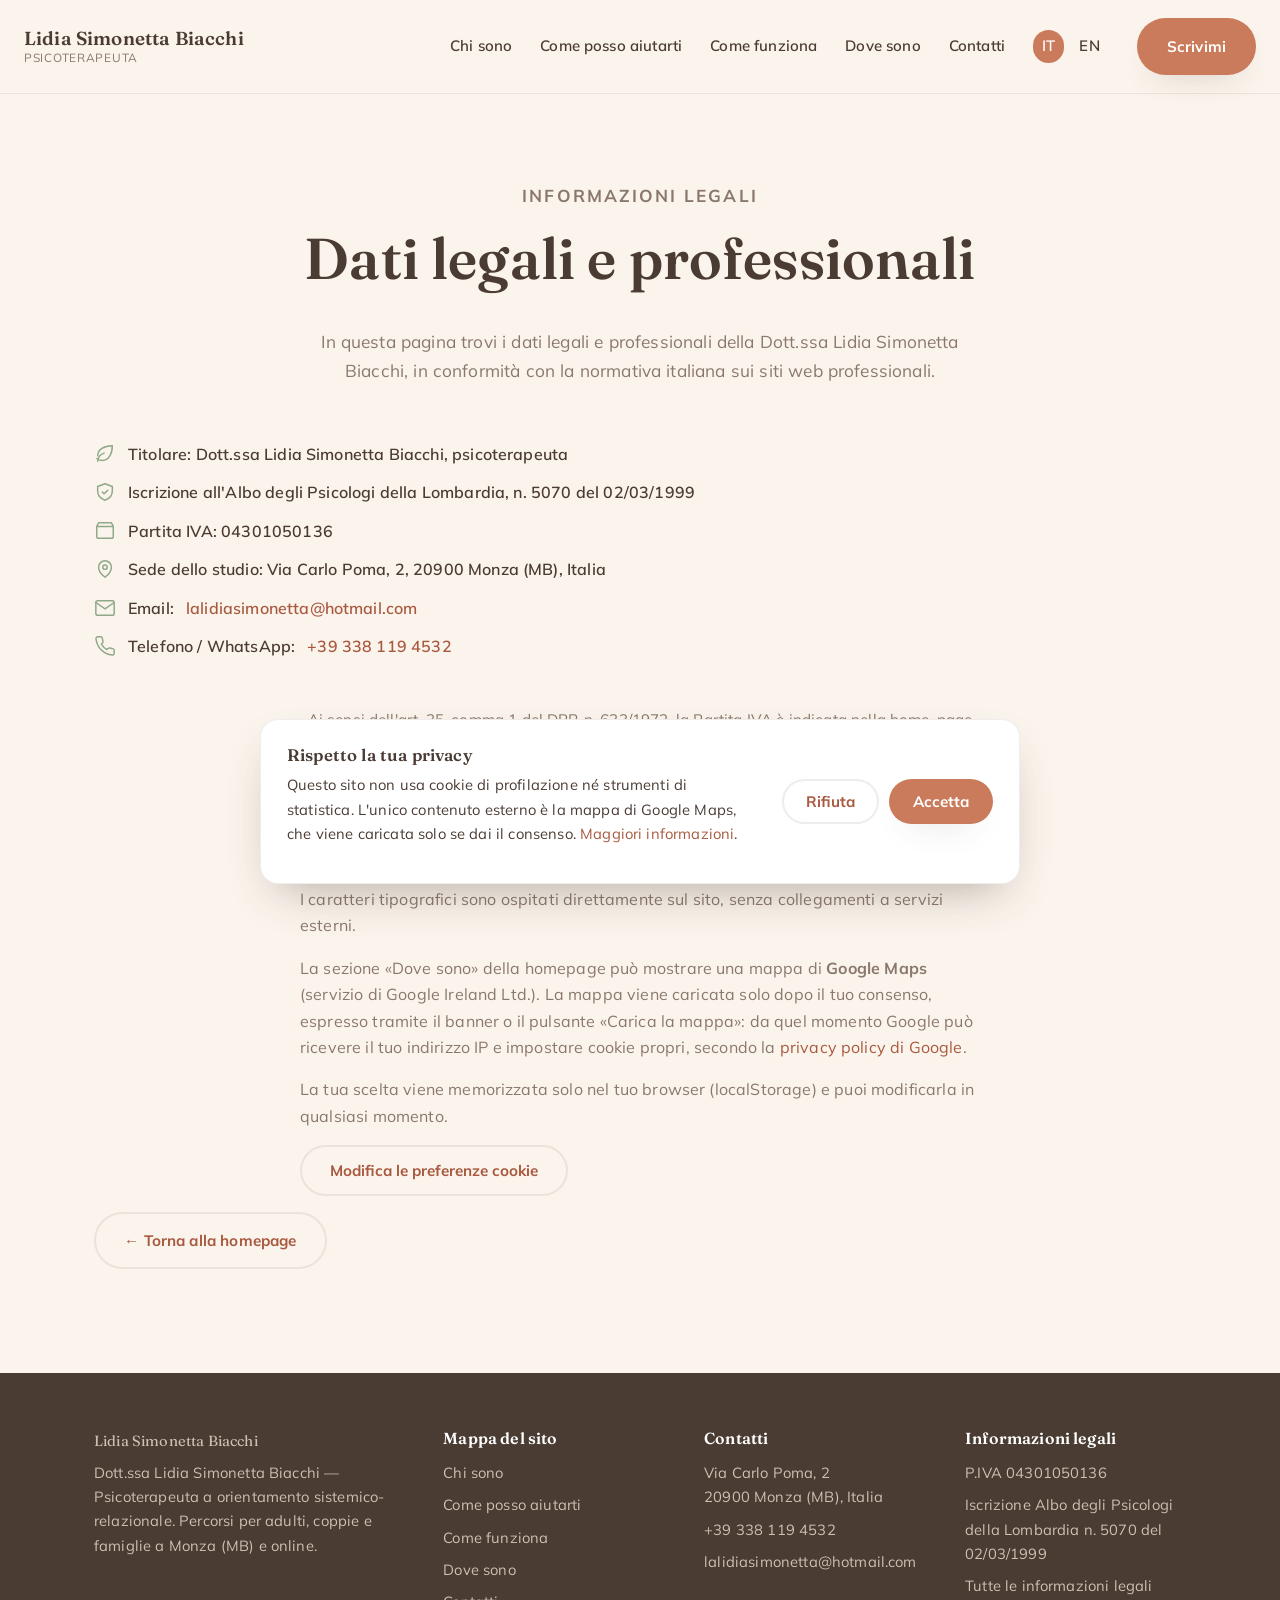
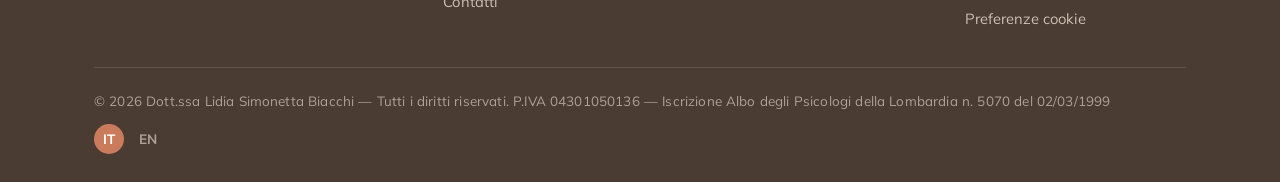
<file: informazioni-legali.html>
<!DOCTYPE html>
<html lang="it">
<head>
  <meta charset="UTF-8">
  <meta name="viewport" content="width=device-width, initial-scale=1.0">
  <title>Informazioni legali — Psicoterapia Lidia Simonetta Biacchi</title>
  <meta name="description" content="Informazioni legali e dati professionali della Dott.ssa Lidia Simonetta Biacchi, psicoterapeuta a Monza (MB): Partita IVA, iscrizione all'Albo degli Psicologi della Lombardia, contatti.">
  <meta name="robots" content="noindex">

  <link rel="icon" type="image/svg+xml" href="assets/img/favicon.svg">
  <link rel="alternate" hreflang="en" href="en/legal-notice.html">
  <link rel="stylesheet" href="assets/css/fonts.css">
  <link rel="stylesheet" href="assets/css/style.css">
</head>
<body>
  <a class="skip-link" href="#main">Vai al contenuto principale</a>

  <header class="site-header">
    <div class="nav-wrap">
      <a class="logo" href="index.html">
        Lidia Simonetta Biacchi
        <span>Psicoterapeuta</span>
      </a>

      <button class="nav-toggle" aria-label="Apri il menu" aria-expanded="false" aria-controls="main-nav">
        <span></span>
        <span></span>
        <span></span>
      </button>

      <nav class="main-nav" id="main-nav" aria-label="Navigazione principale">
        <a href="index.html#about">Chi sono</a>
        <a href="index.html#services">Come posso aiutarti</a>
        <a href="index.html#how-it-works">Come funziona</a>
        <a href="index.html#location">Dove sono</a>
        <a href="index.html#contact">Contatti</a>
        <div class="lang-switch" aria-label="Cambia lingua">
          <a href="informazioni-legali.html" class="active" aria-current="page">IT</a>
          <a href="en/legal-notice.html">EN</a>
        </div>
        <a class="btn btn-primary" href="index.html#contact">Scrivimi</a>
      </nav>
    </div>
  </header>

  <main id="main">
    <section id="top">
      <div class="container">
        <div class="section-head">
          <p class="eyebrow">Informazioni legali</p>
          <h1>Dati legali e professionali</h1>
          <p>
            In questa pagina trovi i dati legali e professionali della
            Dott.ssa Lidia Simonetta Biacchi, in conformità con la normativa
            italiana sui siti web professionali.
          </p>
        </div>
        <ul class="credentials">
          <li>
            <svg viewBox="0 0 24 24" fill="none" stroke="currentColor" stroke-width="1.6" stroke-linecap="round" stroke-linejoin="round" aria-hidden="true">
              <path d="M4 14C4 7 11 3 20 3c0 9-4 16-11 16-2.5 0-4.5-.7-5.8-2"/>
              <path d="M4 20c0-4 3-7.5 7-9"/>
            </svg>
            Titolare: Dott.ssa Lidia Simonetta Biacchi, psicoterapeuta
          </li>
          <li>
            <svg viewBox="0 0 24 24" fill="none" stroke="currentColor" stroke-width="1.6" stroke-linecap="round" stroke-linejoin="round" aria-hidden="true">
              <path d="M12 3 4 6v5c0 5 3.5 8.5 8 10 4.5-1.5 8-5 8-10V6z"/>
              <path d="m9 12 2 2 4-4"/>
            </svg>
            Iscrizione all'Albo degli Psicologi della Lombardia, n. 5070 del 02/03/1999
          </li>
          <li>
            <svg viewBox="0 0 24 24" fill="none" stroke="currentColor" stroke-width="1.6" stroke-linecap="round" stroke-linejoin="round" aria-hidden="true">
              <path d="M3 7h18M3 7v11a2 2 0 0 0 2 2h14a2 2 0 0 0 2-2V7M3 7l2-4h14l2 4"/>
            </svg>
            Partita IVA: 04301050136
          </li>
          <li>
            <svg viewBox="0 0 24 24" fill="none" stroke="currentColor" stroke-width="1.6" stroke-linecap="round" stroke-linejoin="round" aria-hidden="true">
              <path d="M12 21s-7-5.5-7-11a7 7 0 1 1 14 0c0 5.5-7 11-7 11Z"/>
              <circle cx="12" cy="10" r="2.4"/>
            </svg>
            Sede dello studio: Via Carlo Poma, 2, 20900 Monza (MB), Italia
          </li>
          <li>
            <svg viewBox="0 0 24 24" fill="none" stroke="currentColor" stroke-width="1.6" stroke-linecap="round" stroke-linejoin="round" aria-hidden="true">
              <path d="M22 6 12 13 2 6"/>
              <rect x="2" y="4" width="20" height="16" rx="2"/>
            </svg>
            Email: <a href="mailto:lalidiasimonetta@hotmail.com">lalidiasimonetta@hotmail.com</a>
          </li>
          <li>
            <svg viewBox="0 0 24 24" fill="none" stroke="currentColor" stroke-width="1.6" stroke-linecap="round" stroke-linejoin="round" aria-hidden="true">
              <path d="M22 16.92v3a2 2 0 0 1-2.18 2 19.79 19.79 0 0 1-8.63-3.07 19.5 19.5 0 0 1-6-6 19.79 19.79 0 0 1-3.07-8.67A2 2 0 0 1 4.11 2h3a2 2 0 0 1 2 1.72c.13.99.36 1.97.67 2.91a2 2 0 0 1-.45 2.11L8.09 9.91a16 16 0 0 0 6 6l1.27-1.27a2 2 0 0 1 2.11-.45c.94.31 1.92.54 2.91.67A2 2 0 0 1 22 16.92Z"/>
            </svg>
            Telefono / WhatsApp: <a href="tel:+393381194532">+39 338 119 4532</a>
          </li>
        </ul>
        <p class="contact-note">
          Ai sensi dell'art. 35, comma 1 del DPR n. 633/1972, la Partita IVA
          è indicata nella home-page del sito, oltre che in questa pagina di
          riepilogo.
        </p>
        <div class="legal-section" id="cookie">
          <h2>Privacy e cookie</h2>
          <p>
            Questo sito non utilizza cookie di profilazione né strumenti di
            statistica o di tracciamento. I caratteri tipografici sono
            ospitati direttamente sul sito, senza collegamenti a servizi
            esterni.
          </p>
          <p>
            La sezione &laquo;Dove sono&raquo; della homepage può mostrare
            una mappa di <strong>Google Maps</strong> (servizio di Google
            Ireland Ltd.). La mappa viene caricata solo dopo il tuo consenso,
            espresso tramite il banner o il pulsante &laquo;Carica la
            mappa&raquo;: da quel momento Google può ricevere il tuo
            indirizzo IP e impostare cookie propri, secondo la
            <a href="https://policies.google.com/privacy?hl=it" target="_blank" rel="noopener">privacy policy di Google</a>.
          </p>
          <p>
            La tua scelta viene memorizzata solo nel tuo browser
            (localStorage) e puoi modificarla in qualsiasi momento.
          </p>
          <p>
            <button type="button" class="btn btn-secondary" data-cookie-settings>Modifica le preferenze cookie</button>
          </p>
        </div>
        <p>
          <a class="btn btn-secondary" href="index.html">&larr; Torna alla homepage</a>
        </p>
      </div>
    </section>
  </main>

  <footer class="site-footer">
    <div class="container">
      <div class="footer-grid">
        <div>
          <p class="footer-logo">Lidia Simonetta Biacchi</p>
          <p>
            Dott.ssa Lidia Simonetta Biacchi — Psicoterapeuta a orientamento
            sistemico-relazionale. Percorsi per adulti, coppie e famiglie a
            Monza (MB) e online.
          </p>
        </div>
        <div>
          <h4>Mappa del sito</h4>
          <ul>
            <li><a href="index.html#about">Chi sono</a></li>
            <li><a href="index.html#services">Come posso aiutarti</a></li>
            <li><a href="index.html#how-it-works">Come funziona</a></li>
            <li><a href="index.html#location">Dove sono</a></li>
            <li><a href="index.html#contact">Contatti</a></li>
          </ul>
        </div>
        <div>
          <h4>Contatti</h4>
          <ul>
            <li>Via Carlo Poma, 2<br>20900 Monza (MB), Italia</li>
            <li><a href="tel:+393381194532">+39 338 119 4532</a></li>
            <li><a href="mailto:lalidiasimonetta@hotmail.com">lalidiasimonetta@hotmail.com</a></li>
          </ul>
        </div>
        <div>
          <h4>Informazioni legali</h4>
          <ul>
            <li>P.IVA 04301050136</li>
            <li>Iscrizione Albo degli Psicologi<br>della Lombardia n. 5070 del 02/03/1999</li>
            <li><a href="informazioni-legali.html" aria-current="page">Tutte le informazioni legali</a></li>
            <li><button type="button" class="link-button" data-cookie-settings>Preferenze cookie</button></li>
          </ul>
        </div>
      </div>
      <div class="footer-bottom">
        <span>&copy; <span data-year>2026</span> Dott.ssa Lidia Simonetta Biacchi — Tutti i diritti riservati. P.IVA 04301050136 — Iscrizione Albo degli Psicologi della Lombardia n. 5070 del 02/03/1999</span>
        <div class="lang-switch">
          <a href="informazioni-legali.html" class="active" aria-current="page">IT</a>
          <a href="en/legal-notice.html">EN</a>
        </div>
      </div>
    </div>
  </footer>

  <div class="cookie-banner" role="region" aria-label="Informativa sui cookie" data-cookie-banner hidden>
    <p class="cookie-banner-text">
      <strong>Rispetto la tua privacy</strong>
      Questo sito non usa cookie di profilazione né strumenti di statistica. L'unico contenuto esterno è la mappa di Google Maps, che viene caricata solo se dai il consenso. <a href="informazioni-legali.html#cookie">Maggiori informazioni</a>.
    </p>
    <div class="cookie-banner-actions">
      <button type="button" class="btn btn-secondary" data-consent-reject>Rifiuta</button>
      <button type="button" class="btn btn-primary" data-consent-accept>Accetta</button>
    </div>
  </div>

  <script src="assets/js/main.js"></script>
</body>
</html>
</file>
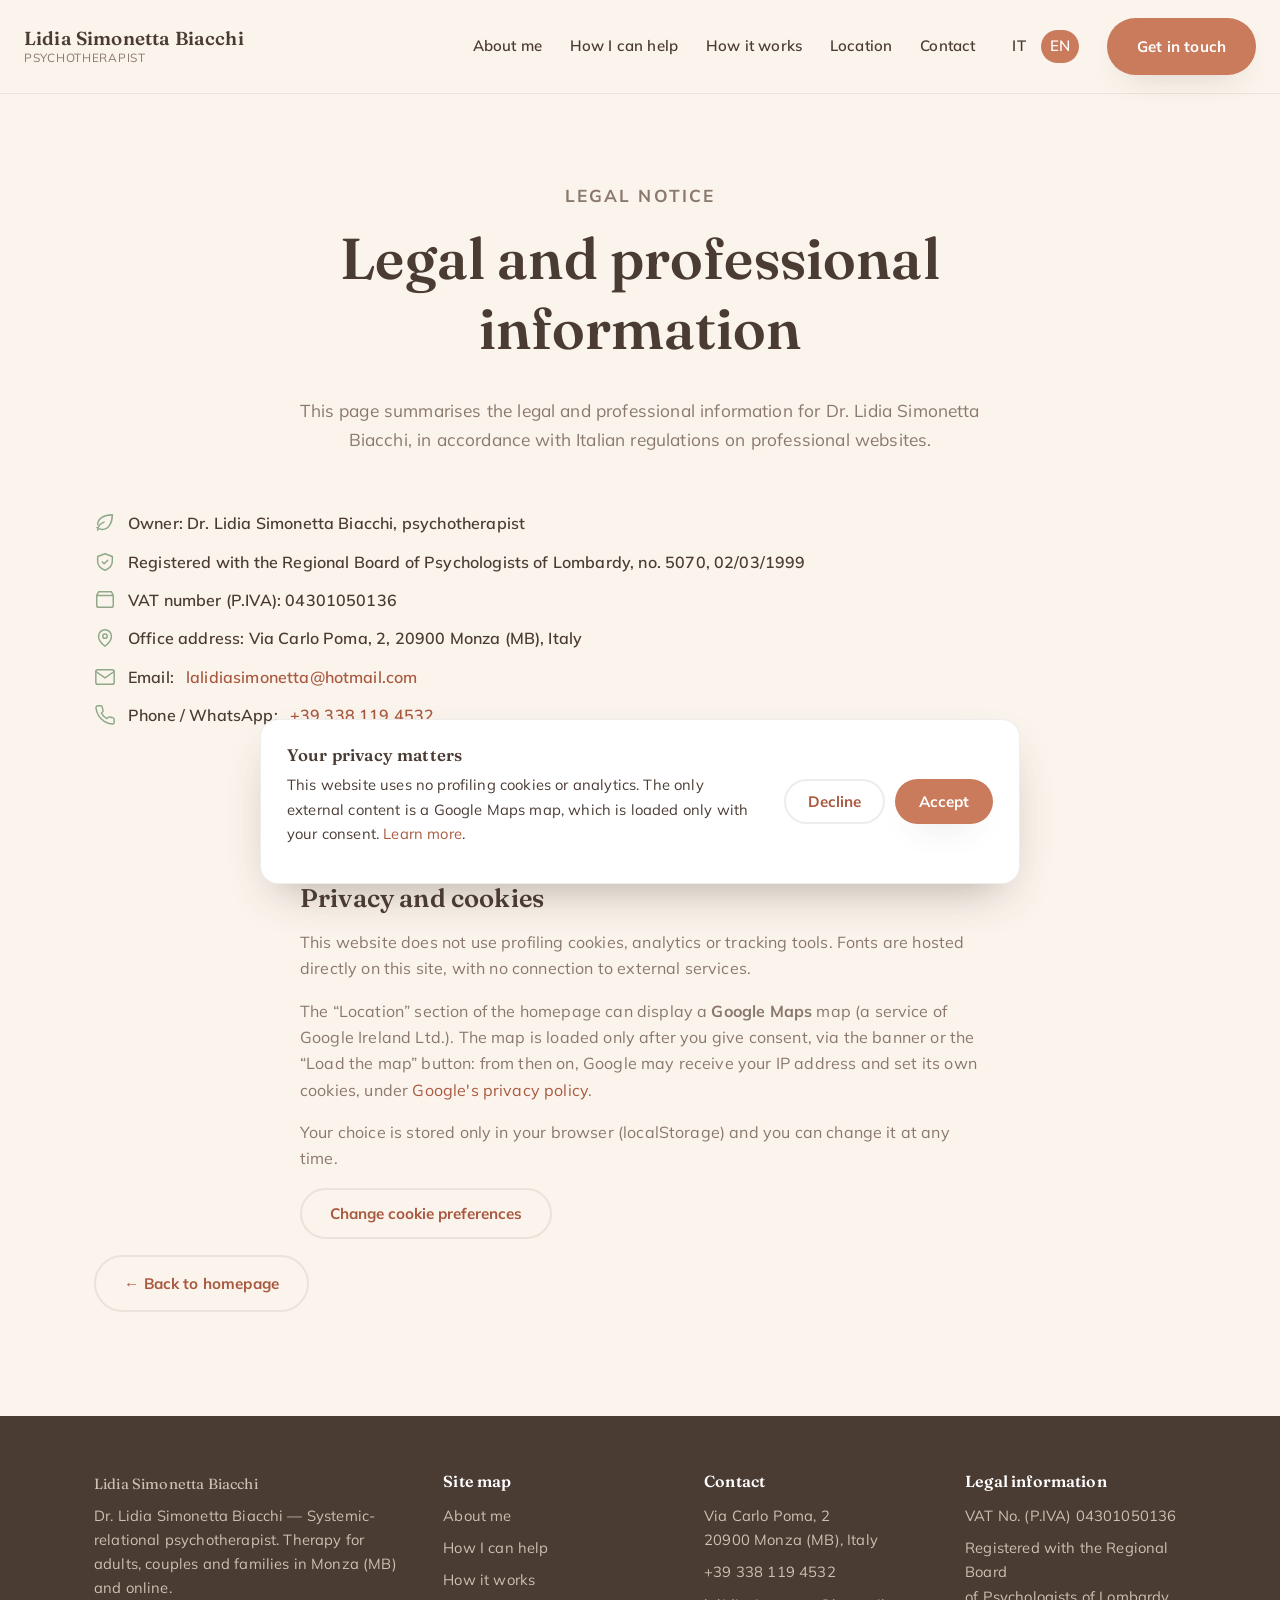
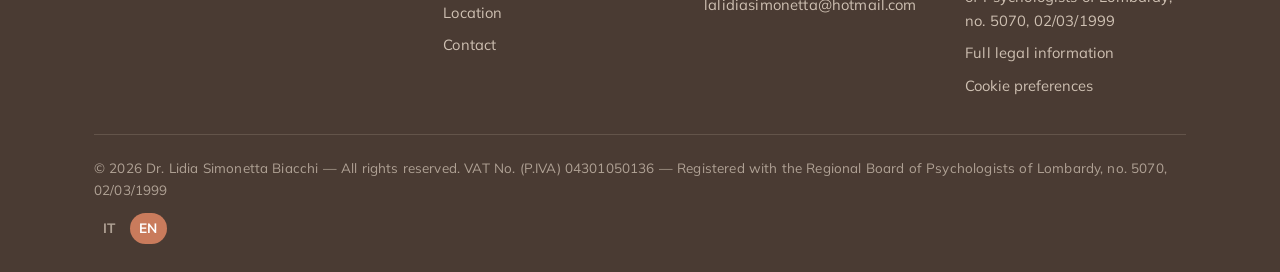
<file: en/legal-notice.html>
<!DOCTYPE html>
<html lang="en">
<head>
  <meta charset="UTF-8">
  <meta name="viewport" content="width=device-width, initial-scale=1.0">
  <title>Legal notice — Psicoterapia Lidia Simonetta Biacchi</title>
  <meta name="description" content="Legal and professional information for Dr. Lidia Simonetta Biacchi, psychotherapist in Monza (MB): VAT number, registration with the Regional Board of Psychologists of Lombardy, contact details.">
  <meta name="robots" content="noindex">

  <link rel="icon" type="image/svg+xml" href="../assets/img/favicon.svg">
  <link rel="alternate" hreflang="it" href="../informazioni-legali.html">
  <link rel="stylesheet" href="../assets/css/fonts.css">
  <link rel="stylesheet" href="../assets/css/style.css">
</head>
<body>
  <a class="skip-link" href="#main">Skip to main content</a>

  <header class="site-header">
    <div class="nav-wrap">
      <a class="logo" href="index.html">
        Lidia Simonetta Biacchi
        <span>Psychotherapist</span>
      </a>

      <button class="nav-toggle" aria-label="Open menu" aria-expanded="false" aria-controls="main-nav">
        <span></span>
        <span></span>
        <span></span>
      </button>

      <nav class="main-nav" id="main-nav" aria-label="Main navigation">
        <a href="index.html#about">About me</a>
        <a href="index.html#services">How I can help</a>
        <a href="index.html#how-it-works">How it works</a>
        <a href="index.html#location">Location</a>
        <a href="index.html#contact">Contact</a>
        <div class="lang-switch" aria-label="Change language">
          <a href="../informazioni-legali.html">IT</a>
          <a href="legal-notice.html" class="active" aria-current="page">EN</a>
        </div>
        <a class="btn btn-primary" href="index.html#contact">Get in touch</a>
      </nav>
    </div>
  </header>

  <main id="main">
    <section id="top">
      <div class="container">
        <div class="section-head">
          <p class="eyebrow">Legal notice</p>
          <h1>Legal and professional information</h1>
          <p>
            This page summarises the legal and professional information for
            Dr. Lidia Simonetta Biacchi, in accordance with Italian
            regulations on professional websites.
          </p>
        </div>
        <ul class="credentials">
          <li>
            <svg viewBox="0 0 24 24" fill="none" stroke="currentColor" stroke-width="1.6" stroke-linecap="round" stroke-linejoin="round" aria-hidden="true">
              <path d="M4 14C4 7 11 3 20 3c0 9-4 16-11 16-2.5 0-4.5-.7-5.8-2"/>
              <path d="M4 20c0-4 3-7.5 7-9"/>
            </svg>
            Owner: Dr. Lidia Simonetta Biacchi, psychotherapist
          </li>
          <li>
            <svg viewBox="0 0 24 24" fill="none" stroke="currentColor" stroke-width="1.6" stroke-linecap="round" stroke-linejoin="round" aria-hidden="true">
              <path d="M12 3 4 6v5c0 5 3.5 8.5 8 10 4.5-1.5 8-5 8-10V6z"/>
              <path d="m9 12 2 2 4-4"/>
            </svg>
            Registered with the Regional Board of Psychologists of Lombardy, no. 5070, 02/03/1999
          </li>
          <li>
            <svg viewBox="0 0 24 24" fill="none" stroke="currentColor" stroke-width="1.6" stroke-linecap="round" stroke-linejoin="round" aria-hidden="true">
              <path d="M3 7h18M3 7v11a2 2 0 0 0 2 2h14a2 2 0 0 0 2-2V7M3 7l2-4h14l2 4"/>
            </svg>
            VAT number (P.IVA): 04301050136
          </li>
          <li>
            <svg viewBox="0 0 24 24" fill="none" stroke="currentColor" stroke-width="1.6" stroke-linecap="round" stroke-linejoin="round" aria-hidden="true">
              <path d="M12 21s-7-5.5-7-11a7 7 0 1 1 14 0c0 5.5-7 11-7 11Z"/>
              <circle cx="12" cy="10" r="2.4"/>
            </svg>
            Office address: Via Carlo Poma, 2, 20900 Monza (MB), Italy
          </li>
          <li>
            <svg viewBox="0 0 24 24" fill="none" stroke="currentColor" stroke-width="1.6" stroke-linecap="round" stroke-linejoin="round" aria-hidden="true">
              <path d="M22 6 12 13 2 6"/>
              <rect x="2" y="4" width="20" height="16" rx="2"/>
            </svg>
            Email: <a href="mailto:lalidiasimonetta@hotmail.com">lalidiasimonetta@hotmail.com</a>
          </li>
          <li>
            <svg viewBox="0 0 24 24" fill="none" stroke="currentColor" stroke-width="1.6" stroke-linecap="round" stroke-linejoin="round" aria-hidden="true">
              <path d="M22 16.92v3a2 2 0 0 1-2.18 2 19.79 19.79 0 0 1-8.63-3.07 19.5 19.5 0 0 1-6-6 19.79 19.79 0 0 1-3.07-8.67A2 2 0 0 1 4.11 2h3a2 2 0 0 1 2 1.72c.13.99.36 1.97.67 2.91a2 2 0 0 1-.45 2.11L8.09 9.91a16 16 0 0 0 6 6l1.27-1.27a2 2 0 0 1 2.11-.45c.94.31 1.92.54 2.91.67A2 2 0 0 1 22 16.92Z"/>
            </svg>
            Phone / WhatsApp: <a href="tel:+393381194532">+39 338 119 4532</a>
          </li>
        </ul>
        <p class="contact-note">
          Under Italian law (art. 35, paragraph 1 of Presidential Decree
          no. 633/1972), the VAT number is shown on the website's home page,
          as well as on this summary page.
        </p>
        <div class="legal-section" id="cookie">
          <h2>Privacy and cookies</h2>
          <p>
            This website does not use profiling cookies, analytics or
            tracking tools. Fonts are hosted directly on this site, with no
            connection to external services.
          </p>
          <p>
            The &ldquo;Location&rdquo; section of the homepage can display
            a <strong>Google Maps</strong> map (a service of Google Ireland
            Ltd.). The map is loaded only after you give consent, via the
            banner or the &ldquo;Load the map&rdquo; button: from then on,
            Google may receive your IP address and set its own cookies,
            under
            <a href="https://policies.google.com/privacy?hl=en" target="_blank" rel="noopener">Google's privacy policy</a>.
          </p>
          <p>
            Your choice is stored only in your browser (localStorage) and you
            can change it at any time.
          </p>
          <p>
            <button type="button" class="btn btn-secondary" data-cookie-settings>Change cookie preferences</button>
          </p>
        </div>
        <p>
          <a class="btn btn-secondary" href="index.html">&larr; Back to homepage</a>
        </p>
      </div>
    </section>
  </main>

  <footer class="site-footer">
    <div class="container">
      <div class="footer-grid">
        <div>
          <p class="footer-logo">Lidia Simonetta Biacchi</p>
          <p>
            Dr. Lidia Simonetta Biacchi — Systemic-relational
            psychotherapist. Therapy for adults, couples and families in
            Monza (MB) and online.
          </p>
        </div>
        <div>
          <h4>Site map</h4>
          <ul>
            <li><a href="index.html#about">About me</a></li>
            <li><a href="index.html#services">How I can help</a></li>
            <li><a href="index.html#how-it-works">How it works</a></li>
            <li><a href="index.html#location">Location</a></li>
            <li><a href="index.html#contact">Contact</a></li>
          </ul>
        </div>
        <div>
          <h4>Contact</h4>
          <ul>
            <li>Via Carlo Poma, 2<br>20900 Monza (MB), Italy</li>
            <li><a href="tel:+393381194532">+39 338 119 4532</a></li>
            <li><a href="mailto:lalidiasimonetta@hotmail.com">lalidiasimonetta@hotmail.com</a></li>
          </ul>
        </div>
        <div>
          <h4>Legal information</h4>
          <ul>
            <li>VAT No. (P.IVA) 04301050136</li>
            <li>Registered with the Regional Board<br>of Psychologists of Lombardy, no. 5070, 02/03/1999</li>
            <li><a href="legal-notice.html" aria-current="page">Full legal information</a></li>
            <li><button type="button" class="link-button" data-cookie-settings>Cookie preferences</button></li>
          </ul>
        </div>
      </div>
      <div class="footer-bottom">
        <span>&copy; <span data-year>2026</span> Dr. Lidia Simonetta Biacchi — All rights reserved. VAT No. (P.IVA) 04301050136 — Registered with the Regional Board of Psychologists of Lombardy, no. 5070, 02/03/1999</span>
        <div class="lang-switch">
          <a href="../informazioni-legali.html">IT</a>
          <a href="legal-notice.html" class="active" aria-current="page">EN</a>
        </div>
      </div>
    </div>
  </footer>

  <div class="cookie-banner" role="region" aria-label="Cookie notice" data-cookie-banner hidden>
    <p class="cookie-banner-text">
      <strong>Your privacy matters</strong>
      This website uses no profiling cookies or analytics. The only external content is a Google Maps map, which is loaded only with your consent. <a href="legal-notice.html#cookie">Learn more</a>.
    </p>
    <div class="cookie-banner-actions">
      <button type="button" class="btn btn-secondary" data-consent-reject>Decline</button>
      <button type="button" class="btn btn-primary" data-consent-accept>Accept</button>
    </div>
  </div>

  <script src="../assets/js/main.js"></script>
</body>
</html>
</file>
<file: assets/css/fonts.css>
/* Font self-hosted (Fraunces, Mulish — SIL Open Font License).
   Serviti localmente per non trasmettere l'IP dei visitatori a Google. */

/* latin-ext */
@font-face {
  font-family: 'Fraunces';
  font-style: italic;
  font-weight: 500;
  font-display: swap;
  src: url(../fonts/fraunces-italic-latin-ext.woff2) format('woff2');
  unicode-range: U+0100-02BA, U+02BD-02C5, U+02C7-02CC, U+02CE-02D7, U+02DD-02FF, U+0304, U+0308, U+0329, U+1D00-1DBF, U+1E00-1E9F, U+1EF2-1EFF, U+2020, U+20A0-20AB, U+20AD-20C4, U+2113, U+2C60-2C7F, U+A720-A7FF;
}

/* latin */
@font-face {
  font-family: 'Fraunces';
  font-style: italic;
  font-weight: 500;
  font-display: swap;
  src: url(../fonts/fraunces-italic-latin.woff2) format('woff2');
  unicode-range: U+0000-00FF, U+0131, U+0152-0153, U+02BB-02BC, U+02C6, U+02DA, U+02DC, U+0304, U+0308, U+0329, U+2000-206F, U+20AC, U+2122, U+2191, U+2193, U+2212, U+2215, U+FEFF, U+FFFD;
}

/* latin-ext */
@font-face {
  font-family: 'Fraunces';
  font-style: normal;
  font-weight: 400;
  font-display: swap;
  src: url(../fonts/fraunces-normal-latin-ext.woff2) format('woff2');
  unicode-range: U+0100-02BA, U+02BD-02C5, U+02C7-02CC, U+02CE-02D7, U+02DD-02FF, U+0304, U+0308, U+0329, U+1D00-1DBF, U+1E00-1E9F, U+1EF2-1EFF, U+2020, U+20A0-20AB, U+20AD-20C4, U+2113, U+2C60-2C7F, U+A720-A7FF;
}

/* latin */
@font-face {
  font-family: 'Fraunces';
  font-style: normal;
  font-weight: 400;
  font-display: swap;
  src: url(../fonts/fraunces-normal-latin.woff2) format('woff2');
  unicode-range: U+0000-00FF, U+0131, U+0152-0153, U+02BB-02BC, U+02C6, U+02DA, U+02DC, U+0304, U+0308, U+0329, U+2000-206F, U+20AC, U+2122, U+2191, U+2193, U+2212, U+2215, U+FEFF, U+FFFD;
}

/* latin-ext */
@font-face {
  font-family: 'Fraunces';
  font-style: normal;
  font-weight: 500;
  font-display: swap;
  src: url(../fonts/fraunces-normal-latin-ext.woff2) format('woff2');
  unicode-range: U+0100-02BA, U+02BD-02C5, U+02C7-02CC, U+02CE-02D7, U+02DD-02FF, U+0304, U+0308, U+0329, U+1D00-1DBF, U+1E00-1E9F, U+1EF2-1EFF, U+2020, U+20A0-20AB, U+20AD-20C4, U+2113, U+2C60-2C7F, U+A720-A7FF;
}

/* latin */
@font-face {
  font-family: 'Fraunces';
  font-style: normal;
  font-weight: 500;
  font-display: swap;
  src: url(../fonts/fraunces-normal-latin.woff2) format('woff2');
  unicode-range: U+0000-00FF, U+0131, U+0152-0153, U+02BB-02BC, U+02C6, U+02DA, U+02DC, U+0304, U+0308, U+0329, U+2000-206F, U+20AC, U+2122, U+2191, U+2193, U+2212, U+2215, U+FEFF, U+FFFD;
}

/* latin-ext */
@font-face {
  font-family: 'Fraunces';
  font-style: normal;
  font-weight: 600;
  font-display: swap;
  src: url(../fonts/fraunces-normal-latin-ext.woff2) format('woff2');
  unicode-range: U+0100-02BA, U+02BD-02C5, U+02C7-02CC, U+02CE-02D7, U+02DD-02FF, U+0304, U+0308, U+0329, U+1D00-1DBF, U+1E00-1E9F, U+1EF2-1EFF, U+2020, U+20A0-20AB, U+20AD-20C4, U+2113, U+2C60-2C7F, U+A720-A7FF;
}

/* latin */
@font-face {
  font-family: 'Fraunces';
  font-style: normal;
  font-weight: 600;
  font-display: swap;
  src: url(../fonts/fraunces-normal-latin.woff2) format('woff2');
  unicode-range: U+0000-00FF, U+0131, U+0152-0153, U+02BB-02BC, U+02C6, U+02DA, U+02DC, U+0304, U+0308, U+0329, U+2000-206F, U+20AC, U+2122, U+2191, U+2193, U+2212, U+2215, U+FEFF, U+FFFD;
}

/* latin-ext */
@font-face {
  font-family: 'Mulish';
  font-style: normal;
  font-weight: 400;
  font-display: swap;
  src: url(../fonts/mulish-normal-latin-ext.woff2) format('woff2');
  unicode-range: U+0100-02BA, U+02BD-02C5, U+02C7-02CC, U+02CE-02D7, U+02DD-02FF, U+0304, U+0308, U+0329, U+1D00-1DBF, U+1E00-1E9F, U+1EF2-1EFF, U+2020, U+20A0-20AB, U+20AD-20C4, U+2113, U+2C60-2C7F, U+A720-A7FF;
}

/* latin */
@font-face {
  font-family: 'Mulish';
  font-style: normal;
  font-weight: 400;
  font-display: swap;
  src: url(../fonts/mulish-normal-latin.woff2) format('woff2');
  unicode-range: U+0000-00FF, U+0131, U+0152-0153, U+02BB-02BC, U+02C6, U+02DA, U+02DC, U+0304, U+0308, U+0329, U+2000-206F, U+20AC, U+2122, U+2191, U+2193, U+2212, U+2215, U+FEFF, U+FFFD;
}

/* latin-ext */
@font-face {
  font-family: 'Mulish';
  font-style: normal;
  font-weight: 600;
  font-display: swap;
  src: url(../fonts/mulish-normal-latin-ext.woff2) format('woff2');
  unicode-range: U+0100-02BA, U+02BD-02C5, U+02C7-02CC, U+02CE-02D7, U+02DD-02FF, U+0304, U+0308, U+0329, U+1D00-1DBF, U+1E00-1E9F, U+1EF2-1EFF, U+2020, U+20A0-20AB, U+20AD-20C4, U+2113, U+2C60-2C7F, U+A720-A7FF;
}

/* latin */
@font-face {
  font-family: 'Mulish';
  font-style: normal;
  font-weight: 600;
  font-display: swap;
  src: url(../fonts/mulish-normal-latin.woff2) format('woff2');
  unicode-range: U+0000-00FF, U+0131, U+0152-0153, U+02BB-02BC, U+02C6, U+02DA, U+02DC, U+0304, U+0308, U+0329, U+2000-206F, U+20AC, U+2122, U+2191, U+2193, U+2212, U+2215, U+FEFF, U+FFFD;
}

/* latin-ext */
@font-face {
  font-family: 'Mulish';
  font-style: normal;
  font-weight: 700;
  font-display: swap;
  src: url(../fonts/mulish-normal-latin-ext.woff2) format('woff2');
  unicode-range: U+0100-02BA, U+02BD-02C5, U+02C7-02CC, U+02CE-02D7, U+02DD-02FF, U+0304, U+0308, U+0329, U+1D00-1DBF, U+1E00-1E9F, U+1EF2-1EFF, U+2020, U+20A0-20AB, U+20AD-20C4, U+2113, U+2C60-2C7F, U+A720-A7FF;
}

/* latin */
@font-face {
  font-family: 'Mulish';
  font-style: normal;
  font-weight: 700;
  font-display: swap;
  src: url(../fonts/mulish-normal-latin.woff2) format('woff2');
  unicode-range: U+0000-00FF, U+0131, U+0152-0153, U+02BB-02BC, U+02C6, U+02DA, U+02DC, U+0304, U+0308, U+0329, U+2000-206F, U+20AC, U+2122, U+2191, U+2193, U+2212, U+2215, U+FEFF, U+FFFD;
}

/* latin-ext */
@font-face {
  font-family: 'Mulish';
  font-style: normal;
  font-weight: 800;
  font-display: swap;
  src: url(../fonts/mulish-normal-latin-ext.woff2) format('woff2');
  unicode-range: U+0100-02BA, U+02BD-02C5, U+02C7-02CC, U+02CE-02D7, U+02DD-02FF, U+0304, U+0308, U+0329, U+1D00-1DBF, U+1E00-1E9F, U+1EF2-1EFF, U+2020, U+20A0-20AB, U+20AD-20C4, U+2113, U+2C60-2C7F, U+A720-A7FF;
}

/* latin */
@font-face {
  font-family: 'Mulish';
  font-style: normal;
  font-weight: 800;
  font-display: swap;
  src: url(../fonts/mulish-normal-latin.woff2) format('woff2');
  unicode-range: U+0000-00FF, U+0131, U+0152-0153, U+02BB-02BC, U+02C6, U+02DA, U+02DC, U+0304, U+0308, U+0329, U+2000-206F, U+20AC, U+2122, U+2191, U+2193, U+2212, U+2215, U+FEFF, U+FFFD;
}
</file>
<file: assets/css/style.css>
/* =========================================================
   Psicoterapia Lidia Simonetta Biacchi — design system
   Palette calda, tipografia accogliente, layout rilassato
   ========================================================= */

:root {
  /* Colori */
  --cream: #fbf4ec;
  --cream-soft: #f3e6d6;
  --terracotta: #c97b5c;
  --terracotta-dark: #a8593f;
  --sage: #8fa888;
  --sage-light: #dde6d6;
  --brown: #4a3b33;
  --brown-light: #8a786d;
  --gold: #e3b873;
  --white: #ffffff;
  --border: rgba(74, 59, 51, 0.09);

  /* Tipografia */
  --font-display: "Fraunces", "Georgia", serif;
  --font-body: "Mulish", "Helvetica Neue", Arial, sans-serif;

  /* Spaziature & forme */
  --radius-sm: 12px;
  --radius-md: 18px;
  --radius-lg: 26px;
  --radius-pill: 999px;
  --shadow-soft: 0 14px 32px -18px rgba(74, 59, 51, 0.28);
  --shadow-card: 0 4px 16px -8px rgba(74, 59, 51, 0.1);
  --max-width: 1140px;
}

/* ---------- Reset ---------- */
*,
*::before,
*::after {
  box-sizing: border-box;
}

html {
  scroll-behavior: smooth;
}

body {
  margin: 0;
  font-family: var(--font-body);
  color: var(--brown);
  background-color: var(--cream);
  line-height: 1.65;
  letter-spacing: 0.01em;
  -webkit-font-smoothing: antialiased;
}

img,
svg {
  max-width: 100%;
  display: block;
}

a {
  color: var(--terracotta-dark);
  text-decoration: none;
}

a:hover {
  text-decoration: underline;
}

h1,
h2,
h3,
h4 {
  font-family: var(--font-display);
  font-weight: 600;
  line-height: 1.2;
  margin: 0 0 0.6em;
  color: var(--brown);
}

h1 {
  font-size: clamp(2.4rem, 5vw, 3.6rem);
}

h2 {
  font-size: clamp(1.9rem, 4vw, 2.6rem);
}

h3 {
  font-size: 1.3rem;
}

p {
  margin: 0 0 1em;
}

ul {
  margin: 0;
  padding: 0;
}

.eyebrow {
  font-family: var(--font-body);
  font-weight: 700;
  font-size: 0.8rem;
  letter-spacing: 0.12em;
  text-transform: uppercase;
  color: var(--terracotta-dark);
  margin-bottom: 0.8em;
}

/* ---------- Layout ---------- */
.container {
  width: 100%;
  max-width: var(--max-width);
  margin: 0 auto;
  padding: 0 24px;
}

section {
  padding: 88px 0;
}

section.alt {
  background-color: var(--cream-soft);
}

.section-head {
  max-width: 680px;
  margin: 0 auto 56px;
  text-align: center;
}

.section-head p {
  color: var(--brown-light);
  font-size: 1.08rem;
}

.center {
  text-align: center;
}

/* ---------- Skip link ---------- */
.skip-link {
  position: absolute;
  left: -999px;
  top: 0;
  background: var(--terracotta);
  color: var(--white);
  padding: 10px 18px;
  border-radius: var(--radius-sm);
  z-index: 1000;
}

.skip-link:focus {
  left: 16px;
  top: 16px;
}

/* ---------- Buttons ---------- */
.btn {
  display: inline-flex;
  align-items: center;
  justify-content: center;
  gap: 0.6em;
  font-family: var(--font-body);
  font-weight: 700;
  font-size: 0.95rem;
  padding: 14px 28px;
  border-radius: var(--radius-pill);
  border: 2px solid transparent;
  cursor: pointer;
  transition: box-shadow 0.18s ease, background-color 0.18s ease,
    color 0.18s ease, border-color 0.18s ease;
  text-decoration: none;
  white-space: nowrap;
}

.btn:hover {
  text-decoration: none;
}

.btn-primary {
  background-color: var(--terracotta);
  color: var(--white);
  box-shadow: var(--shadow-soft);
}

.btn-primary:hover {
  background-color: var(--terracotta-dark);
  box-shadow: 0 16px 32px -16px rgba(74, 59, 51, 0.36);
}

.btn-secondary {
  background-color: transparent;
  border-color: var(--border);
  color: var(--terracotta-dark);
}

.btn-secondary:hover {
  background-color: var(--terracotta);
  border-color: var(--terracotta);
  color: var(--white);
}

.btn-whatsapp {
  background-color: var(--sage);
  color: var(--white);
  box-shadow: var(--shadow-soft);
}

.btn-whatsapp:hover {
  background-color: #7c9474;
  box-shadow: 0 16px 32px -16px rgba(74, 59, 51, 0.36);
}

.btn-block {
  width: 100%;
}

/* ---------- Header ---------- */
.site-header {
  position: sticky;
  top: 0;
  z-index: 100;
  background-color: rgba(251, 244, 236, 0.94);
  backdrop-filter: blur(10px);
  border-bottom: 1px solid var(--border);
}

.nav-wrap {
  display: flex;
  align-items: center;
  justify-content: space-between;
  padding: 18px 24px;
}

.logo {
  display: flex;
  flex-direction: column;
  font-family: var(--font-display);
  font-weight: 600;
  font-size: 1.18rem;
  color: var(--brown);
  text-decoration: none;
  line-height: 1.25;
}

.logo span {
  font-family: var(--font-body);
  font-weight: 400;
  font-size: 0.74rem;
  letter-spacing: 0.06em;
  color: var(--brown-light);
  text-transform: uppercase;
}

.logo:hover {
  text-decoration: none;
}

.nav-toggle {
  display: none;
  background: none;
  border: none;
  cursor: pointer;
  padding: 8px;
  margin-left: 8px;
}

.nav-toggle span {
  display: block;
  width: 24px;
  height: 2px;
  background-color: var(--brown);
  margin: 5px 0;
  border-radius: 2px;
  transition: transform 0.2s ease, opacity 0.2s ease;
}

.main-nav {
  display: flex;
  align-items: center;
  gap: 28px;
}

.main-nav a:not(.btn) {
  color: var(--brown);
  font-weight: 600;
  font-size: 0.94rem;
}

.main-nav a:not(.btn):hover {
  color: var(--terracotta-dark);
  text-decoration: none;
}

.lang-switch {
  display: flex;
  gap: 6px;
  align-items: center;
  font-weight: 700;
  font-size: 0.85rem;
}

.lang-switch a {
  padding: 4px 9px;
  border-radius: var(--radius-pill);
  color: var(--brown-light);
}

.lang-switch a:hover {
  text-decoration: none;
  color: var(--terracotta-dark);
}

.lang-switch a.active {
  background-color: var(--terracotta);
  color: var(--white);
}

.lang-switch a.active:hover {
  color: var(--white);
}

/* ---------- Hero ---------- */
.hero {
  padding: 64px 0 96px;
  overflow: hidden;
}

.hero-grid {
  display: grid;
  grid-template-columns: 1.05fr 0.95fr;
  gap: 56px;
  align-items: center;
}

.hero-copy .eyebrow {
  margin-bottom: 1em;
}

.hero-copy p.lead {
  font-size: 1.18rem;
  color: var(--brown-light);
  max-width: 520px;
}

.hero-actions {
  display: flex;
  flex-wrap: wrap;
  gap: 14px;
  margin-top: 1.8em;
}

.hero-trust {
  margin-top: 2.2em;
  display: flex;
  align-items: center;
  gap: 12px;
  font-size: 0.92rem;
  color: var(--brown-light);
}

.hero-trust svg {
  flex-shrink: 0;
  width: 28px;
  height: 28px;
}

.hero-art {
  position: relative;
}

.hero-art .blob {
  position: absolute;
  inset: -6%;
  background: radial-gradient(circle at 32% 28%, var(--gold) 0%, transparent 55%),
    radial-gradient(circle at 75% 80%, var(--sage-light) 0%, transparent 60%),
    var(--cream-soft);
  border-radius: var(--radius-lg);
  opacity: 0.85;
  z-index: 0;
}

.hero-art img {
  position: relative;
  z-index: 1;
  width: 100%;
  border-radius: var(--radius-lg);
  box-shadow: var(--shadow-card);
}

/* ---------- Photo placeholders ---------- */
.photo,
.photo-placeholder {
  border-radius: var(--radius-lg);
  box-shadow: var(--shadow-card);
}

.photo {
  width: 100%;
  aspect-ratio: 4 / 5;
  object-fit: cover;
  object-position: center;
}

.photo-placeholder {
  position: relative;
  width: 100%;
  aspect-ratio: 4 / 5;
  display: flex;
  flex-direction: column;
  align-items: center;
  justify-content: center;
  gap: 14px;
  text-align: center;
  padding: 32px;
  background: linear-gradient(160deg, var(--sage-light) 0%, var(--cream-soft) 100%);
  border: 1px dashed rgba(74, 59, 51, 0.22);
  color: var(--brown-light);
  z-index: 1;
}

.photo-placeholder.wide {
  aspect-ratio: 16 / 10;
}

.photo-placeholder svg {
  width: 44px;
  height: 44px;
  color: var(--terracotta-dark);
}

.photo-placeholder strong {
  display: block;
  color: var(--brown);
  font-family: var(--font-display);
  font-size: 1.05rem;
  margin-bottom: 2px;
}

.photo-placeholder small {
  font-size: 0.82rem;
  line-height: 1.5;
}

/* ---------- About ---------- */
.about-grid {
  display: grid;
  grid-template-columns: 0.85fr 1.15fr;
  gap: 64px;
  align-items: center;
}

.about-quote {
  margin: 1.6em 0;
  padding: 20px 24px;
  border-left: 4px solid var(--gold);
  background-color: var(--cream-soft);
  border-radius: 0 var(--radius-md) var(--radius-md) 0;
  font-family: var(--font-display);
  font-size: 1.12rem;
  font-style: italic;
  color: var(--brown);
}

.credentials {
  list-style: none;
  margin-top: 1.6em;
  display: flex;
  flex-direction: column;
  gap: 12px;
}

.credentials li {
  display: flex;
  align-items: flex-start;
  gap: 12px;
  font-weight: 600;
}

.credentials svg {
  width: 22px;
  height: 22px;
  flex-shrink: 0;
  color: var(--sage);
  margin-top: 2px;
}

/* ---------- Services ---------- */
.focus-tags {
  list-style: none;
  display: flex;
  flex-wrap: wrap;
  justify-content: center;
  gap: 10px;
  margin-top: 28px;
}

.focus-tags li {
  display: inline-flex;
  align-items: center;
  gap: 8px;
  padding: 8px 16px;
  border-radius: var(--radius-pill);
  background-color: var(--sage-light);
  color: var(--brown);
  font-size: 0.95rem;
  font-weight: 600;
}

.focus-tags li::before {
  content: "";
  width: 7px;
  height: 7px;
  border-radius: 50%;
  background-color: var(--sage);
  flex-shrink: 0;
}

.services-grid {
  display: grid;
  grid-template-columns: repeat(4, 1fr);
  gap: 24px;
}

.service-card {
  background-color: var(--white);
  border-radius: var(--radius-md);
  border: 1px solid var(--border);
  padding: 32px 26px;
  box-shadow: var(--shadow-card);
  transition: transform 0.2s ease, box-shadow 0.2s ease, border-color 0.2s ease;
}

.service-card:hover {
  transform: translateY(-3px);
  border-color: transparent;
  box-shadow: 0 18px 32px -16px rgba(74, 59, 51, 0.22);
}

.service-card .icon-wrap {
  display: inline-flex;
  align-items: center;
  justify-content: center;
  width: 52px;
  height: 52px;
  border-radius: 50%;
  background-color: var(--sage-light);
  margin-bottom: 18px;
}

.service-card .icon-wrap svg {
  width: 26px;
  height: 26px;
  color: var(--terracotta-dark);
}

.service-card h3 {
  margin-bottom: 0.4em;
}

.service-card p {
  color: var(--brown-light);
  font-size: 0.96rem;
  margin-bottom: 0;
}

/* ---------- How it works (steps) ---------- */
.steps {
  display: grid;
  grid-template-columns: repeat(3, 1fr);
  gap: 32px;
  counter-reset: step;
}

.step {
  position: relative;
  padding: 36px 28px 28px;
  background-color: var(--white);
  border-radius: var(--radius-md);
  border: 1px solid var(--border);
  box-shadow: var(--shadow-card);
}

.step-number {
  display: inline-flex;
  align-items: center;
  justify-content: center;
  width: 44px;
  height: 44px;
  border-radius: 50%;
  background-color: var(--terracotta);
  color: var(--white);
  font-family: var(--font-display);
  font-weight: 600;
  font-size: 1.2rem;
  margin-bottom: 18px;
}

.step h3 {
  margin-bottom: 0.45em;
}

.step p {
  color: var(--brown-light);
  font-size: 0.96rem;
  margin-bottom: 0;
}

/* ---------- Safe space banner ---------- */
.safe-space {
  background: linear-gradient(135deg, var(--sage) 0%, #7e9c79 100%);
  color: var(--white);
  border-radius: var(--radius-lg);
  padding: 64px;
  display: grid;
  grid-template-columns: auto 1fr;
  gap: 40px;
  align-items: center;
}

.safe-space .icon-wrap {
  display: inline-flex;
  align-items: center;
  justify-content: center;
  width: 88px;
  height: 88px;
  border-radius: 50%;
  background-color: rgba(255, 255, 255, 0.16);
  flex-shrink: 0;
}

.safe-space .icon-wrap svg {
  width: 44px;
  height: 44px;
  color: var(--white);
}

.safe-space h2,
.safe-space p {
  color: var(--white);
}

.safe-space .eyebrow {
  color: var(--gold);
}

.safe-space p {
  color: rgba(255, 255, 255, 0.92);
  font-size: 1.05rem;
  max-width: 640px;
  margin-bottom: 0;
}

/* ---------- Location ---------- */
.location-grid {
  display: grid;
  grid-template-columns: 1fr 1fr;
  gap: 56px;
  align-items: center;
}

.location-list {
  list-style: none;
  display: flex;
  flex-direction: column;
  gap: 18px;
  margin: 1.6em 0;
}

.location-list li {
  display: flex;
  gap: 14px;
  align-items: flex-start;
}

.location-list svg {
  width: 24px;
  height: 24px;
  flex-shrink: 0;
  color: var(--terracotta-dark);
  margin-top: 2px;
}

.location-list strong {
  display: block;
  font-family: var(--font-display);
  font-size: 1.02rem;
}

.location-list span,
.location-list a {
  color: var(--brown-light);
  font-size: 0.96rem;
}

.map-frame {
  border-radius: var(--radius-lg);
  overflow: hidden;
  box-shadow: var(--shadow-card);
  border: none;
  width: 100%;
  height: 100%;
  min-height: 360px;
}

.map-frame iframe {
  display: block;
  width: 100%;
  height: 100%;
  min-height: 360px;
  border: none;
}

/* ---------- Contact ---------- */
.contact-grid {
  display: grid;
  grid-template-columns: repeat(2, 1fr);
  gap: 24px;
  max-width: 760px;
  margin: 0 auto;
}

.contact-card {
  background-color: var(--white);
  border-radius: var(--radius-md);
  border: 1px solid var(--border);
  padding: 32px 28px;
  box-shadow: var(--shadow-card);
  text-align: center;
  display: flex;
  flex-direction: column;
  align-items: center;
}

.contact-card .icon-wrap {
  display: inline-flex;
  align-items: center;
  justify-content: center;
  width: 56px;
  height: 56px;
  border-radius: 50%;
  background-color: var(--cream-soft);
  margin-bottom: 16px;
}

.contact-card .icon-wrap svg {
  width: 28px;
  height: 28px;
  color: var(--terracotta-dark);
}

.contact-card h3 {
  margin-bottom: 0.3em;
}

.contact-card p {
  color: var(--brown-light);
  font-size: 0.95rem;
}

.contact-note {
  max-width: 680px;
  margin: 48px auto 0;
  text-align: center;
  color: var(--brown-light);
  font-size: 0.95rem;
}

/* ---------- Footer ---------- */
.site-footer {
  background-color: var(--brown);
  color: var(--cream-soft);
  padding: 56px 0 28px;
}

.footer-grid {
  display: grid;
  grid-template-columns: 1.4fr 1fr 1fr 1fr;
  gap: 40px;
  margin-bottom: 36px;
}

.footer-grid h4 {
  color: var(--white);
  font-size: 1rem;
  margin-bottom: 0.8em;
}

.footer-logo {
  font-family: var(--font-display);
  font-size: 1.25rem;
  color: var(--white);
  margin-bottom: 0.5em;
}

.footer-grid p,
.footer-grid a,
.footer-grid li {
  color: rgba(243, 230, 214, 0.78);
  font-size: 0.92rem;
}

.footer-grid a:hover {
  color: var(--white);
}

.footer-grid ul {
  list-style: none;
  display: flex;
  flex-direction: column;
  gap: 8px;
}

.footer-bottom {
  border-top: 1px solid rgba(243, 230, 214, 0.14);
  padding-top: 22px;
  display: flex;
  justify-content: space-between;
  align-items: center;
  flex-wrap: wrap;
  gap: 12px;
  font-size: 0.84rem;
  color: rgba(243, 230, 214, 0.6);
}

.footer-bottom a {
  color: rgba(243, 230, 214, 0.6);
}

.footer-bottom a:hover {
  color: var(--white);
}

.link-button {
  background: none;
  border: none;
  padding: 0;
  font: inherit;
  color: inherit;
  text-align: left;
  cursor: pointer;
}

.footer-grid .link-button {
  color: rgba(243, 230, 214, 0.78);
  font-size: 0.92rem;
}

.footer-grid .link-button:hover {
  color: var(--white);
  text-decoration: underline;
}

/* ---------- Pagine legali: privacy e cookie ---------- */
.legal-section {
  max-width: 680px;
  margin: 56px auto 0;
  scroll-margin-top: 120px;
}

.legal-section h2 {
  font-size: 1.6rem;
  margin-bottom: 0.6em;
}

.legal-section p {
  color: var(--brown-light);
  margin-bottom: 1em;
}

/* ---------- Mappa con consenso ---------- */
.map-consent {
  display: flex;
  flex-direction: column;
  align-items: center;
  justify-content: center;
  gap: 16px;
  padding: 36px 28px;
  text-align: center;
  background-color: var(--cream);
  border: 1px solid var(--border);
}

.map-consent .icon-wrap {
  display: inline-flex;
  align-items: center;
  justify-content: center;
  width: 56px;
  height: 56px;
  border-radius: 50%;
  background-color: var(--sage-light);
  color: var(--brown);
}

.map-consent .icon-wrap svg {
  width: 26px;
  height: 26px;
}

.map-consent p {
  max-width: 380px;
  color: var(--brown-light);
  font-size: 0.95rem;
}

.map-consent-actions {
  display: flex;
  flex-wrap: wrap;
  justify-content: center;
  gap: 12px;
}

/* ---------- Banner cookie ---------- */
.cookie-banner {
  position: fixed;
  left: 16px;
  right: 16px;
  bottom: 16px;
  z-index: 200;
  max-width: 760px;
  margin: 0 auto;
  display: flex;
  align-items: center;
  gap: 24px;
  padding: 22px 26px;
  background-color: var(--white);
  border: 1px solid var(--border);
  border-radius: var(--radius-md);
  box-shadow: 0 20px 48px -20px rgba(74, 59, 51, 0.45);
}

.cookie-banner[hidden] {
  display: none;
}

.cookie-banner-text {
  flex: 1;
  font-size: 0.92rem;
  color: var(--brown);
}

.cookie-banner-text strong {
  display: block;
  font-family: var(--font-display);
  font-size: 1.05rem;
  margin-bottom: 4px;
}

.cookie-banner-actions {
  display: flex;
  gap: 10px;
  flex-shrink: 0;
}

.cookie-banner-actions .btn {
  padding: 11px 22px;
}

/* ---------- Reveal animation ---------- */
.reveal {
  opacity: 0;
  transform: translateY(18px);
  transition: opacity 0.7s ease, transform 0.7s ease;
}

.reveal.is-visible {
  opacity: 1;
  transform: translateY(0);
}

@media (prefers-reduced-motion: reduce) {
  .reveal {
    opacity: 1;
    transform: none;
    transition: none;
  }

  html {
    scroll-behavior: auto;
  }
}

/* ---------- Responsive ---------- */
@media (max-width: 960px) {
  .hero-grid,
  .about-grid,
  .location-grid {
    grid-template-columns: 1fr;
    gap: 40px;
  }

  /* Su mobile l'immagine sta in cima: poco spazio sopra, solo quanto
     basta per non tagliare il bordo del "blob" (inset: -6%). */
  .hero {
    padding-top: 32px;
  }

  .hero-art {
    order: -1;
    max-width: 420px;
    margin: 0 auto;
  }

  .services-grid {
    grid-template-columns: repeat(2, 1fr);
  }

  .steps,
  .contact-grid {
    grid-template-columns: 1fr;
  }

  .safe-space {
    grid-template-columns: 1fr;
    text-align: center;
    padding: 48px 32px;
  }

  .safe-space .icon-wrap {
    margin: 0 auto;
  }

  .footer-grid {
    grid-template-columns: 1fr 1fr;
  }

  .footer-grid > div:first-child {
    grid-column: 1 / -1;
  }
}

@media (max-width: 720px) {
  .nav-toggle {
    display: block;
  }

  .main-nav {
    position: absolute;
    top: 100%;
    left: 0;
    right: 0;
    background-color: var(--cream);
    flex-direction: column;
    align-items: stretch;
    gap: 0;
    padding: 12px 24px 24px;
    border-bottom: 1px solid rgba(74, 59, 51, 0.07);
    box-shadow: var(--shadow-soft);
    transform: translateY(-8px);
    opacity: 0;
    visibility: hidden;
    transition: opacity 0.2s ease, transform 0.2s ease, visibility 0.2s;
  }

  .main-nav.is-open {
    transform: translateY(0);
    opacity: 1;
    visibility: visible;
  }

  .main-nav a:not(.btn) {
    padding: 12px 4px;
    border-bottom: 1px solid rgba(74, 59, 51, 0.06);
  }

  .main-nav .lang-switch {
    order: -1;
    justify-content: flex-end;
    padding: 10px 4px;
  }

  .main-nav .btn {
    margin-top: 14px;
  }

  .nav-toggle.is-active span:nth-child(1) {
    transform: translateY(7px) rotate(45deg);
  }

  .nav-toggle.is-active span:nth-child(2) {
    opacity: 0;
  }

  .nav-toggle.is-active span:nth-child(3) {
    transform: translateY(-7px) rotate(-45deg);
  }

  .services-grid {
    grid-template-columns: 1fr;
  }

  section {
    padding: 64px 0;
  }

  .safe-space {
    padding: 40px 24px;
  }
}

@media (max-width: 520px) {
  .hero-actions {
    flex-direction: column;
    align-items: stretch;
  }

  .hero-actions .btn {
    width: 100%;
  }
}

@media (max-width: 640px) {
  .cookie-banner {
    flex-direction: column;
    align-items: stretch;
    gap: 16px;
    padding: 20px;
  }

  .cookie-banner-actions .btn {
    flex: 1;
  }
}
</file>
